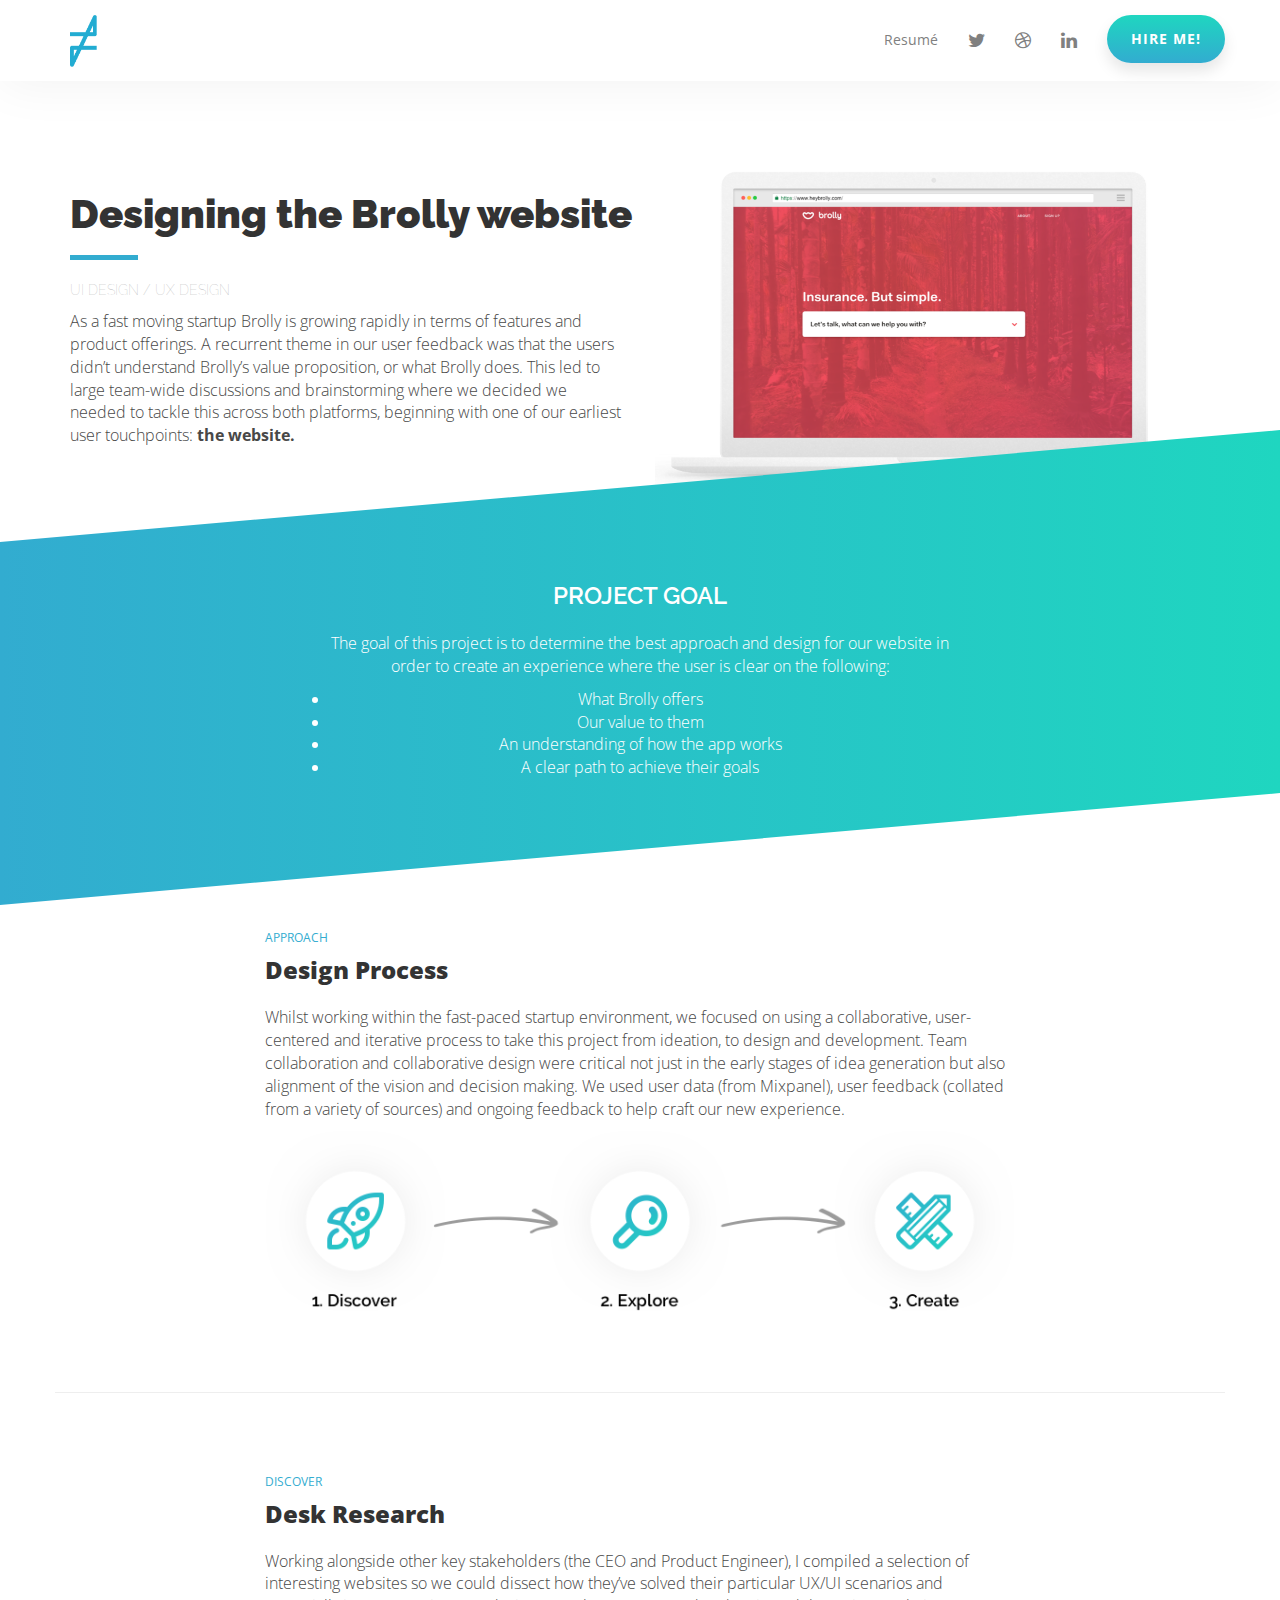
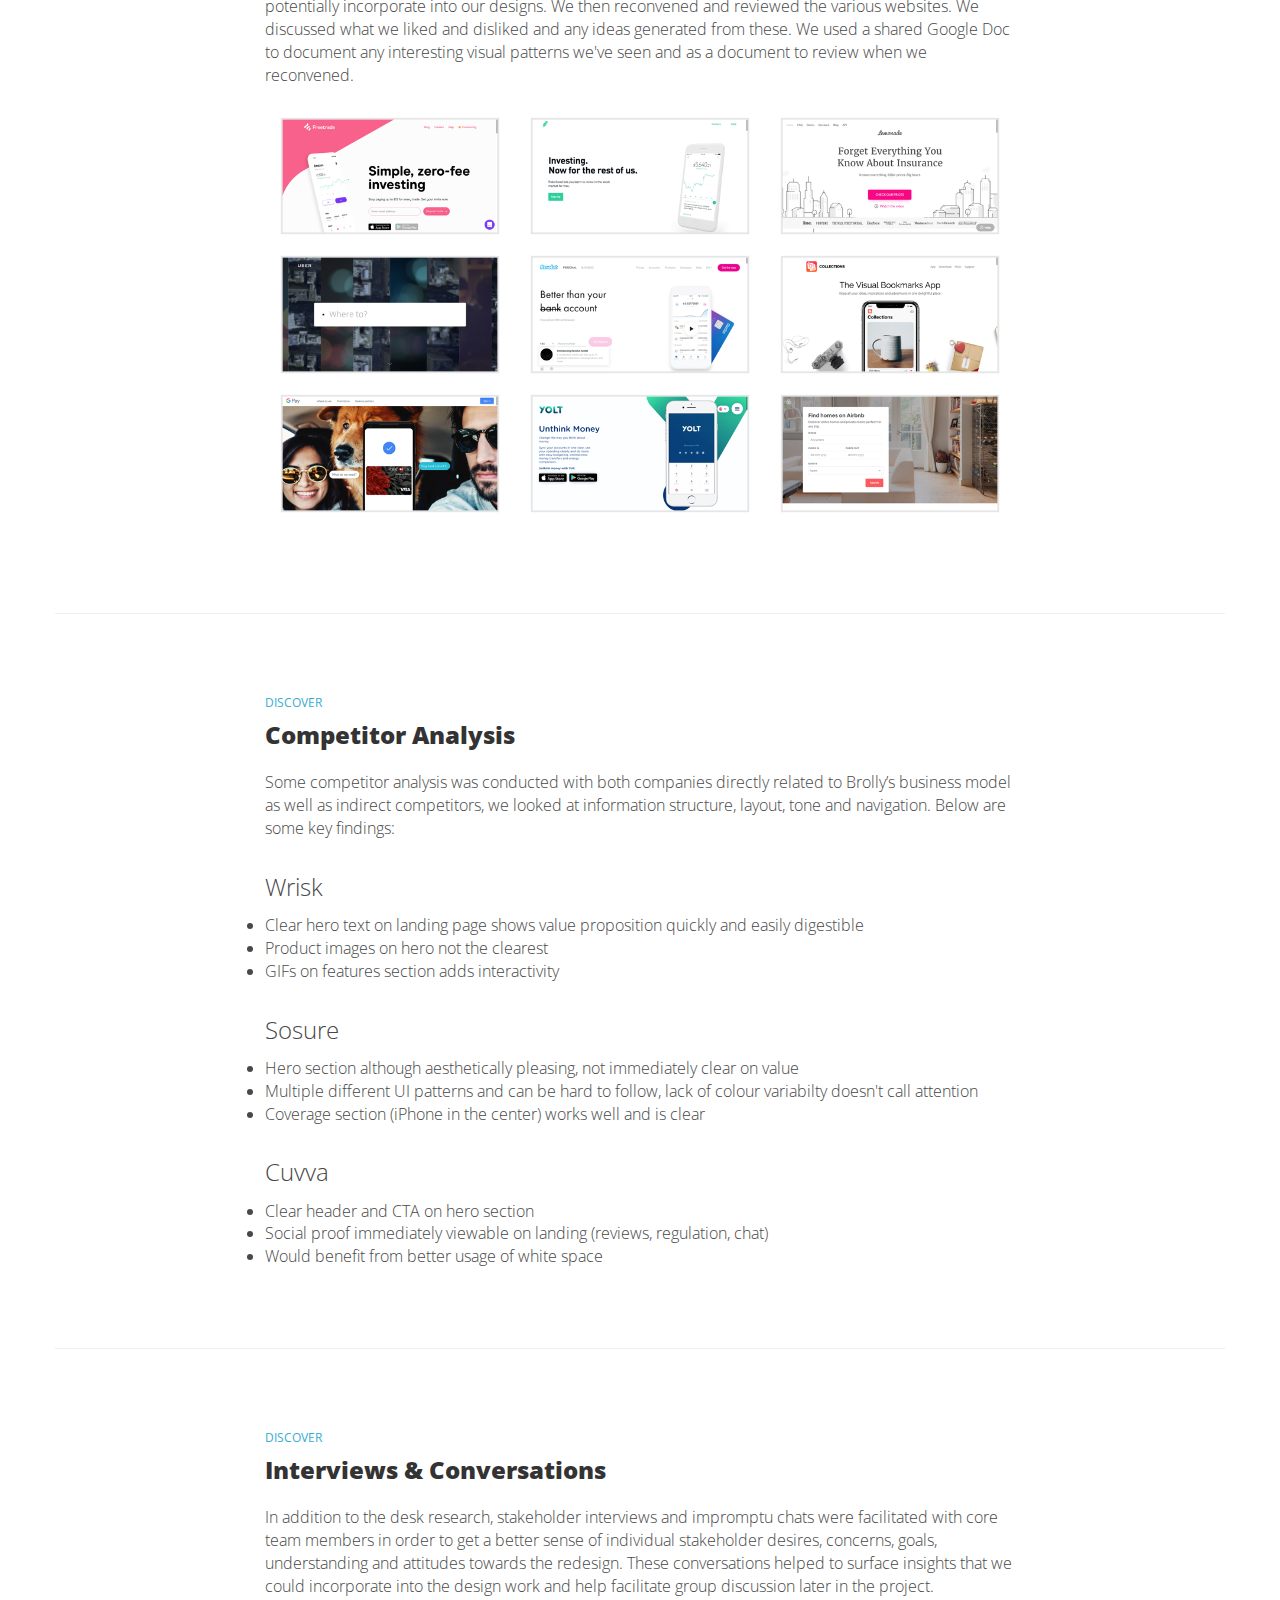
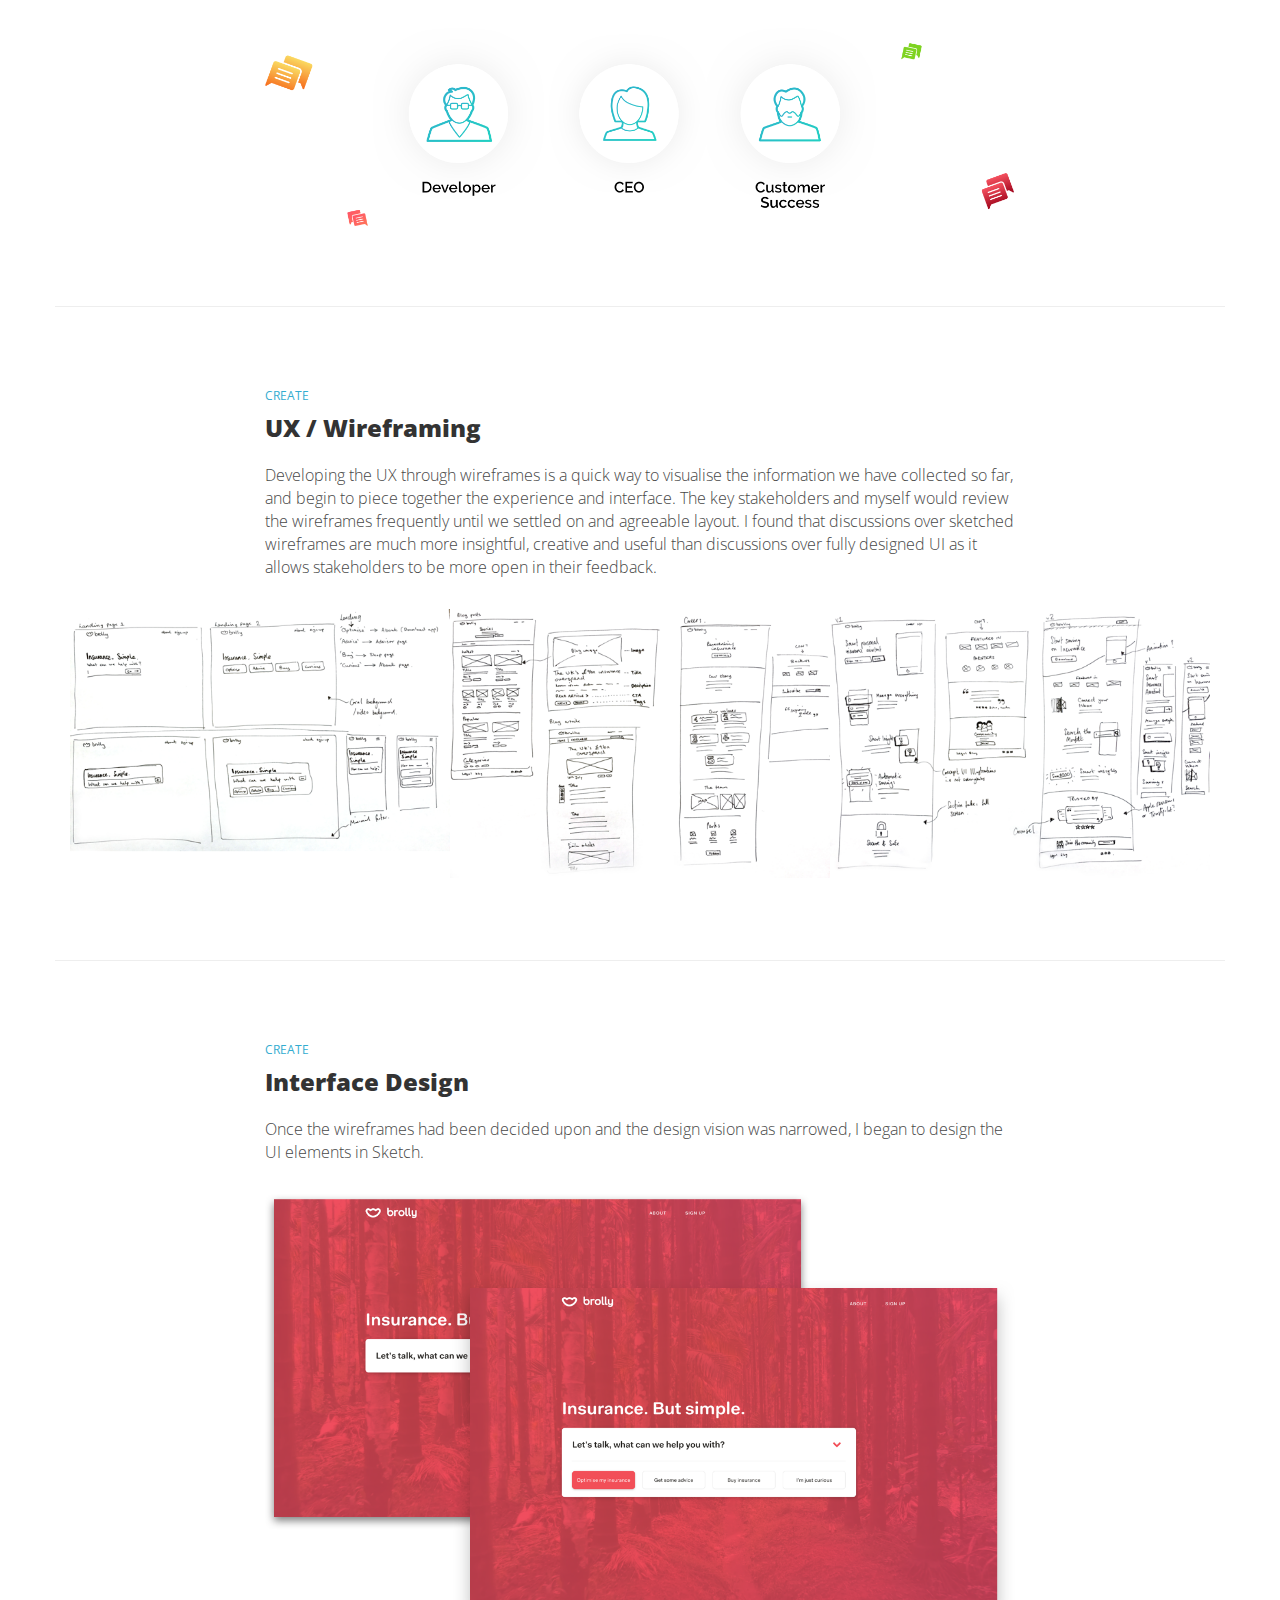
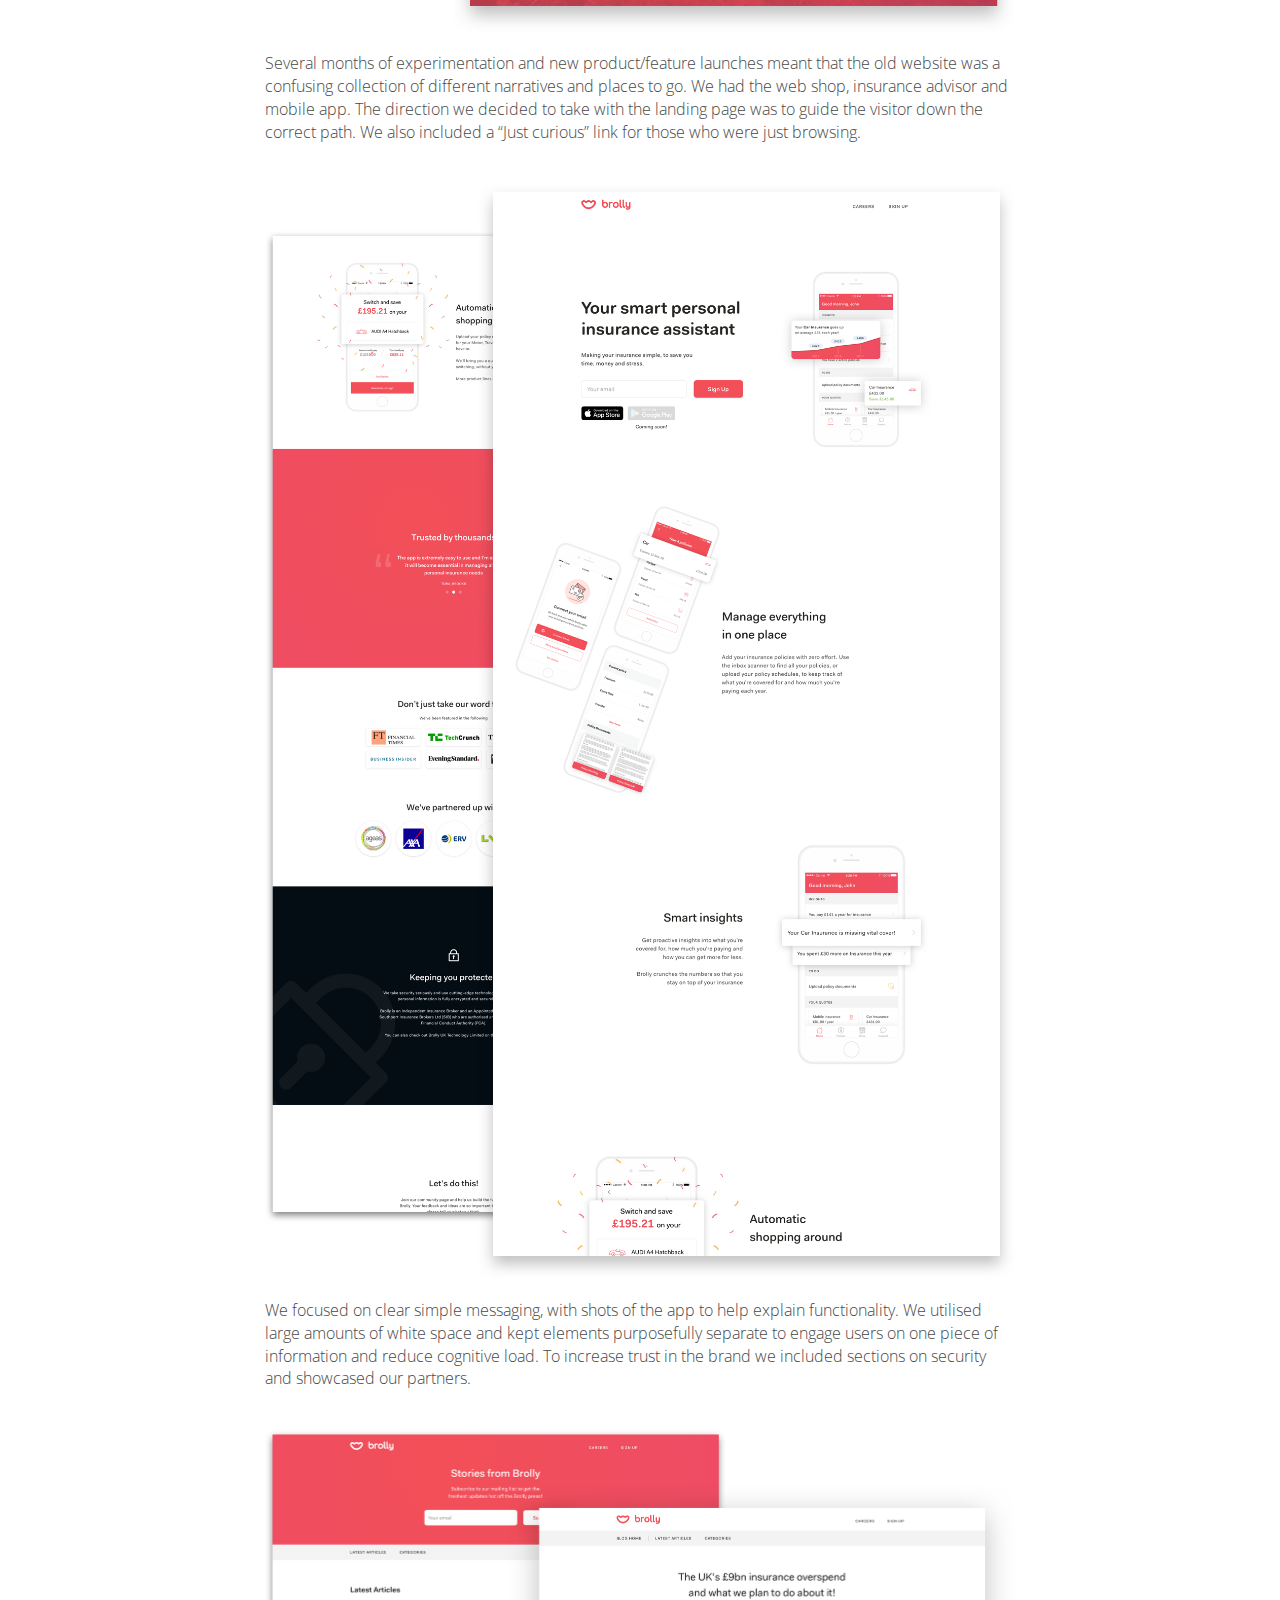
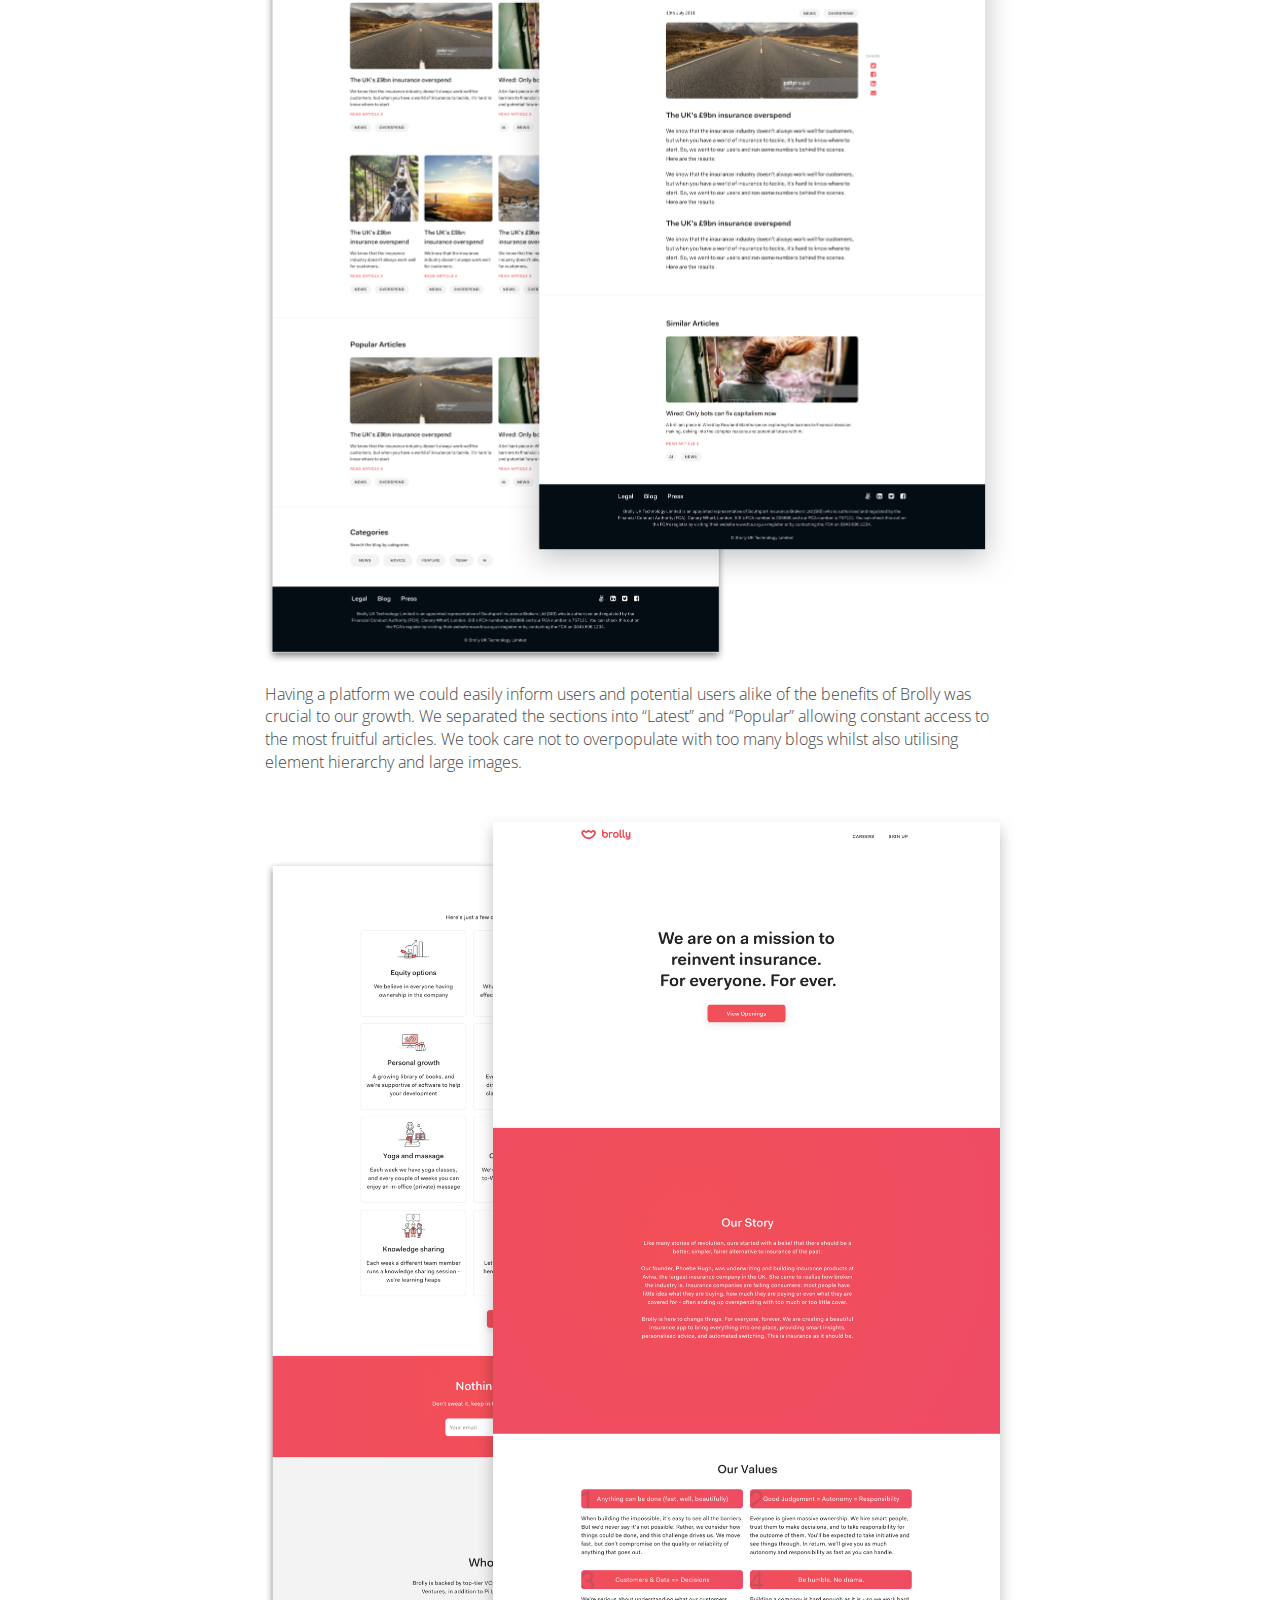
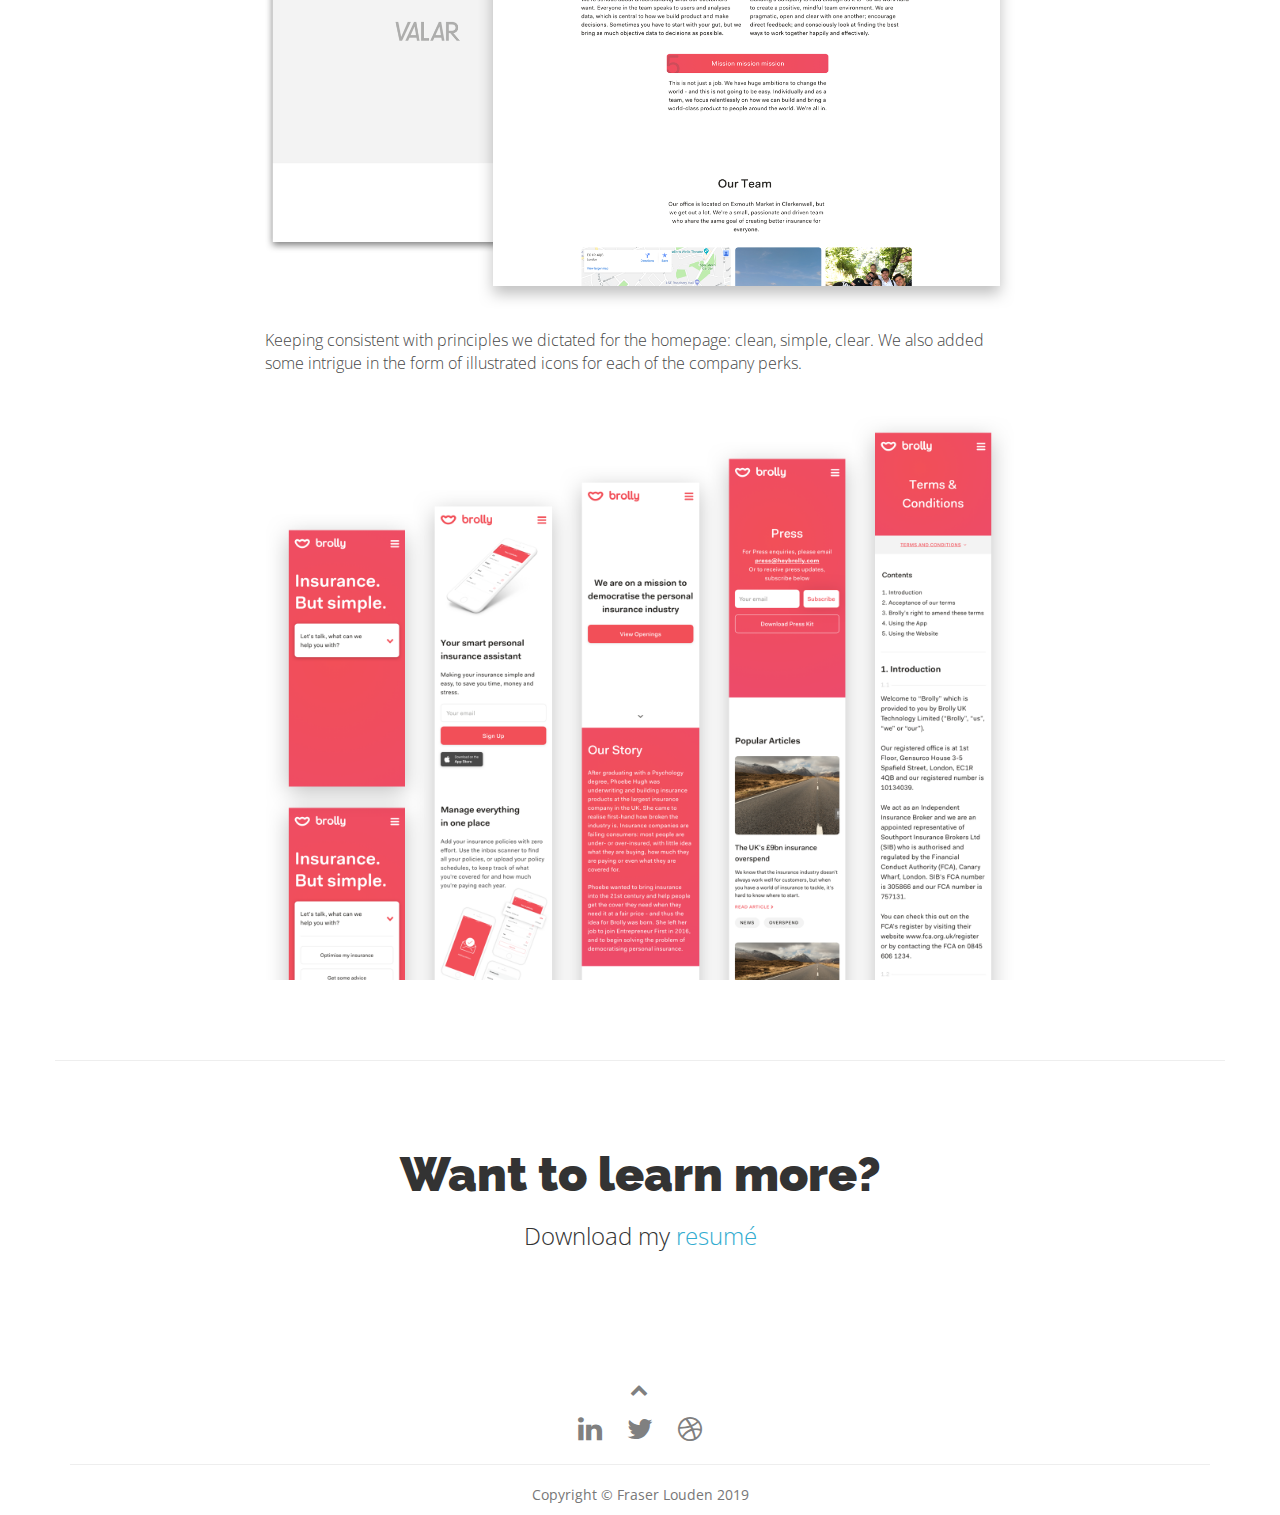
<file: brolly-website.html>
<!DOCTYPE html>
<html lang="en">
   
    <head>
        <title>Brolly Website | Fraser Louden - UI/UX Designer | London </title>
        <meta charset="utf-8">
        <meta name= "viewport" content="width=device-width, initial-scale = 1.0">
        <meta name="description" content="I help businesses use design to grow and gain competitive advantages. Some areas of my expertise are custom UX/UI Design, Prototyping, Branding and User Research">
        <meta name="keywords" content="digital design, UX, UI London, iPhone apps, iPad apps, user experience design, interface design">
        <meta name="robots" content="index, follow">
        <meta name="author" content="Fraser Louden">
        <link rel="shortcut icon" type="image/x-icon" href="img/icons/favicon.ico">
        <!-- Stylesheets -->
        <link rel="stylesheet" href="css/lightbox.css">
        <link rel="stylesheet" href="css/bootstrap.css">
        <link rel="stylesheet" href="css/font-awesome.min.css">
        <link rel="stylesheet" href="css/custom.css">
        <link href="https://fonts.googleapis.com/css?family=Open+Sans:300,400,700|Raleway:100,300,900" rel="stylesheet">
        <!-- HTML5 Shim and Respond.js IE8 support of HTML5 elements and media queries -->
        <!-- WARNING: Respond.js doesn't work if you view the page via file:// -->
        <!--[if lt IE 9]>
        <script src = "https://oss.maxcdn.com/libs/html5shiv/3.7.0/html5shiv.js"></script>
        <script src = "https://oss.maxcdn.com/libs/respond.js/1.3.0/respond.min.js"></script>
        <![endif]-->
     </head>
   
   <body>
          
	<nav class="navbar navbar-default navbar-static-top">

      <div class="container">
          <div class="navbar-header">
            <button type="button" class="navbar-toggle collapsed" data-toggle="collapse" data-target="#navbar2">
              <span class="sr-only">Toggle navigation</span>
                <span class="icon-bar"></span>
                <span class="icon-bar"></span>
                <span class="icon-bar"></span>
            </button>
        
          <a class="navbar-brand" href="http://fraserlouden.com"><img src="img/logo.png" alt="Fraser Louden">
          </a>
          </div>

       <!-- menu items -->
        <div id="navbar2" class="navbar-collapse collapse">
       
            <!-- social media icons -->
            <ul class="nav navbar-nav navbar-right social">
                <li><a href="Fraser Louden CV.pdf" target="_blank"><p>Resumé</p></a></li>
                <li><a href="https://twitter.com/FraserLouden" target="_blank"><i class="fa fa-lg fa-twitter"></i></a></li>
                <li><a href="https://dribbble.com/fraserlouden" target="_blank"><i class="fa fa-lg fa-dribbble"></i></a></li>
                <li><a href="https://uk.linkedin.com/in/fraser-louden-56337b47" target="_blank"><i class="fa fa-lg fa-linkedin"></i></a></li>
                <li><p class="navbar-btn"><a href="mailto:design@fraserlouden.com?Subject=Let's%20talk" class="btn btn-cta">Hire Me!</a></p></li>
            </ul>

            

        </div>
      <!--/.nav-collapse -->
      </div>
    <!--/.container-fluid -->
  </nav>
    
  <div class="container">

            <div class="row">
              <div class="col-lg-12 col-md-8">
                <h1 class="projectheader">Designing the Brolly website</h1>
              </div>
            </div>

            <div class="row">
              <div class="col-xs-1">
                <hr class="underline"></hr>
              </div>
            </div>

            <div class="row">
              <div class="col-xs-12">
                <h3 class="projectsubheader">UI Design / UX Design</h3>
              </div>
            </div>

      <div class="row">
      
        <div class="col-md-6 col-xs-12">
          <p class="project-text">
            As a fast moving startup Brolly is growing rapidly in terms of features and product offerings. 
            A recurrent theme in our user feedback was that the users didn’t understand Brolly’s value 
            proposition, or what Brolly does. This led to large team-wide discussions and brainstorming 
            where we decided we needed to tackle this across both platforms, beginning with one of our 
            earliest user touchpoints: <b>the website.</b>

          </p>       
        </div>

        <div class="col-md-6 col-xs-12">
          <img src="img/brolly_website1.png" class="pull-right img-responsive project-hero">
        </div>

      </div>

     </div>


    <!--Second Row -->
    <section class="skewed-bg">
      <div class="container skewed-content">

        <div class="row center-width center-block">
      
          <div class="col-md-12">

            
              <h2>PROJECT GOAL</h2>
            

                
                  <p class="project-text">
                    The goal of this project is to determine the best approach and design for our website in order to create an experience where the user is clear on the following:
                  </p>
                  <li>What Brolly offers</li>
                  <li>Our value to them</li>
                  <li>An understanding of how the app works</li>
                  <li>A clear path to achieve their goals</li>
                  
                

          
          </div>
        </div>
      </div>
    </section>
    <!--/Second Row -->


    <!--Fourth Row -->
    <div class="container bottom-line">
        <div class="row margin-40">
            
                <div class="col-md-8 col-md-offset-2 col-sm-12 small-header text-left">
                   <p style="margin-bottom: -24px">APPROACH</p>
                </div>
            
          <div class="col-md-8 col-md-offset-2 col-sm-12 text-left">
            <h2>Design Process</h2>
              <p class="project-text">
                  Whilst working within the fast-paced startup environment, we focused on using a collaborative, user-centered and iterative process to take this project from ideation, to design and development. Team collaboration and collaborative design were critical not just in the early stages of idea generation but also alignment of the vision and decision making. We used user data (from Mixpanel), user feedback (collated from a variety of sources) and ongoing feedback to help craft our new experience.
              </p> 
          </div>

          <div class="col-md-8 col-md-offset-2 col-sm-12">
              <img src="img/designprocess.png" class="center-block img-responsive">
          </div>
        </div>
      </div>
    <!--/Fourth Row -->

    <!--Fifth Row -->
    <div class="container bottom-line">
        <div class="row margin-40">
            
                <div class="col-md-8 col-md-offset-2 col-sm-12 small-header text-left">
                   <p style="margin-bottom: -24px">DISCOVER</p>
                </div>
            
          <div class="col-md-8 col-md-offset-2 col-sm-12 text-left" style="margin-bottom: 20px">
            <h2>Desk Research</h2>
              <p class="project-text">
                  Working alongside other key stakeholders (the CEO and Product Engineer), I compiled a selection of interesting websites so we could dissect how they’ve solved their particular UX/UI scenarios and potentially incorporate into our designs. We then reconvened and reviewed the various websites. We discussed what we liked and disliked and any ideas generated from these. We used a shared Google Doc to document any interesting visual patterns we've seen and as a document to review when we reconvened.
              </p> 
          </div>
          <div class="col-md-8 col-md-offset-2 col-sm-12">
              <div class="col-md-4 col-xs-6">
                  <img src="img/screenshot1.png" style="margin-bottom: 20px" alt="Screenshot" class="img-responsive">
              </div>
              <div class="col-md-4 col-xs-6">
                  <img src="img/screenshot2.png" style="margin-bottom: 20px" alt="Screenshot" class="img-responsive">
              </div>
              <div class="col-md-4 col-xs-6">
                  <img src="img/screenshot3.png" style="margin-bottom: 20px" alt="Screenshot" class="img-responsive">
              </div>
              <div class="col-md-4 col-xs-6">
                  <img src="img/screenshot4.png" style="margin-bottom: 20px" alt="Screenshot" class="img-responsive">
              </div>
              <div class="col-md-4 col-xs-6">
                  <img src="img/screenshot5.png" style="margin-bottom: 20px" alt="Screenshot" class="img-responsive">
              </div>
              <div class="col-md-4 col-xs-6">
                  <img src="img/screenshot6.png" style="margin-bottom: 20px" alt="Screenshot" class="img-responsive">
              </div>
              <div class="col-md-4 col-xs-6">
                  <img src="img/screenshot7.png" style="margin-bottom: 20px" alt="Screenshot" class="img-responsive">
              </div>
              <div class="col-md-4 col-xs-6">
                  <img src="img/screenshot8.png" style="margin-bottom: 20px" alt="Screenshot" class="img-responsive">
              </div>
              <div class="col-md-4 col-xs-6">
                  <img src="img/screenshot9.png" style="margin-bottom: 20px" alt="Screenshot" class="img-responsive">
              </div>
        </div>
      </div>
      </div>
    <!--/Fifth Row -->

    <!--Sixth Row -->
    <div class="container bottom-line">
        <div class="row margin-40">
            
                <div class="col-md-8 col-md-offset-2 col-sm-12 small-header text-left">
                   <p style="margin-bottom: -24px">DISCOVER</p>
                </div>
            
          <div class="col-md-8 col-md-offset-2 col-sm-12 text-left">
            <h2>Competitor Analysis</h2>
              <p class="project-text">
                  Some competitor analysis was conducted with both companies directly related to Brolly’s business model as well as indirect competitors, we looked at information structure, layout, tone and navigation. Below are some key findings:
              </p> 
              <h3 style="margin-top: 30px"><a href="https://www.wrisk.co">Wrisk</a></h3>
              <li class="project-text">Clear hero text on landing page shows value proposition quickly and easily digestible</li>
              <li class="project-text">Product images on hero not the clearest</li>
              <li class="project-text">GIFs on features section adds interactivity</li>

              <h3 style="margin-top: 30px"><a href="https://www.wearesosure.com">Sosure</a></h3>
              <li class="project-text">Hero section although aesthetically pleasing, not immediately clear on value</li>
              <li class="project-text">Multiple different UI patterns and can be hard to follow, lack of colour variabilty doesn't call attention</li>
              <li class="project-text">Coverage section (iPhone in the center) works well and is clear</li>

              <h3 style="margin-top: 30px"><a href="https://www.cuvva.com">Cuvva</a></h3>
              <li class="project-text">Clear header and CTA on hero section</li>
              <li class="project-text">Social proof immediately viewable on landing (reviews, regulation, chat)</li>
              <li class="project-text">Would benefit from better usage of white space</li>
                  
          </div>
        </div>
      </div>
    <!--/Sixth Row -->

        <!--Seventh Row -->
        <div class="container bottom-line">
            <div class="row margin-40">
                
                    <div class="col-md-8 col-md-offset-2 col-sm-12 small-header text-left">
                       <p style="margin-bottom: -24px">DISCOVER</p>
                    </div>
                
              <div class="col-md-8 col-md-offset-2 col-sm-12 text-left" style="margin-bottom: 20px">
                <h2>Interviews & Conversations</h2>
                  <p class="project-text">
                      In addition to the desk research, stakeholder interviews and impromptu chats were facilitated with core team members in order to get a better sense of individual stakeholder desires, concerns, goals, understanding and attitudes towards the redesign. These conversations helped to surface insights that we could incorporate into the design work and help facilitate group discussion later in the project.
                  </p> 
              </div>
    
              <div class="col-md-8 col-md-offset-2 col-sm-12">
                  <img src="img/conversations.png" class="center-block img-responsive">
              </div>
            </div>
          </div>
        <!--/Seventh Row -->

        <!--Eighth Row -->
        <div class="container bottom-line">
            <div class="row margin-40">
                
                    <div class="col-md-8 col-md-offset-2 col-sm-12 small-header text-left">
                       <p style="margin-bottom: -24px">CREATE</p>
                    </div>
                
              <div class="col-md-8 col-md-offset-2 col-sm-12 text-left" style="margin-bottom: 20px">
                <h2>UX / Wireframing</h2>
                  <p class="project-text">
                      Developing the UX through wireframes is a quick way to visualise the information we have collected so far, and begin to piece together the experience and interface. The key stakeholders and myself would review the wireframes frequently until we settled on and agreeable layout. I found that discussions over sketched wireframes are much more insightful, creative and useful than discussions over fully designed UI as it allows stakeholders to be more open in their feedback.
                  </p> 
              </div>
    
              <div class="col-sm-12">
                  <a href="img/brolly-website-wireframes.png" data-lightbox="brolly-website-wireframes"><img src="img/brolly-website-wireframes.png" class="center-block img-responsive"></a>
              </div>
            </div>
          </div>
        <!--/Eighth Row -->

                <!--Ninth Row -->
                <div class="container bottom-line">
                    <div class="row margin-40">
                        
                            <div class="col-md-8 col-md-offset-2 col-sm-12 small-header text-left">
                               <p style="margin-bottom: -24px">CREATE</p>
                            </div>
                        
                      <div class="col-md-8 col-md-offset-2 col-sm-12 text-left" style="margin-bottom: 20px">
                        <h2>Interface Design</h2>
                          <p class="project-text">
                              Once the wireframes had been decided upon and the design vision was narrowed, I began to design the UI elements in Sketch.
                          </p> 
                      </div>

                      
                          <div class="col-md-8 col-md-offset-2 col-sm-12">
                              <a href="img/brolly-w-1.png" data-lightbox="brolly-w-1"><img src="img/brolly-w-1.png" class="img-responsive"></div></a>
                          <div class="col-md-8 col-md-offset-2 col-sm-12"><p class="project-text" style="margin: 20px 0px 40px 0px">Several months of experimentation and new product/feature launches meant that the old website was a confusing collection of different narratives and places to go. We had the web shop, insurance advisor and mobile app. The direction we decided to take with the landing page was to guide the visitor down the correct path. We also included a “Just curious” link for those who were just browsing.
                            </p></div>
                      

                      
                          <div class="col-md-8 col-md-offset-2 col-sm-12">
                              <a href="img/brolly-w-2.png" data-lightbox="brolly-w-2"><img src="img/brolly-w-2.png" class="img-responsive"></div></a>
                              <div class="col-md-8 col-md-offset-2 col-sm-12"><p class="project-text" style="margin: 20px 0px 40px 0px">We focused on clear simple messaging, with shots of the app to help explain functionality. We utilised large amounts of white space and kept elements purposefully separate to engage users on one piece of information and reduce cognitive load. To increase trust in the brand we included sections on security and showcased our partners.
                                </p></div>
                

                  
                          <div class="col-md-8 col-md-offset-2 col-sm-12">
                              <a href="img/brolly-w-3.png" data-lightbox="brolly-w-3"><img src="img/brolly-w-3.png" class="img-responsive"></div></a>
                              <div class="col-md-8 col-md-offset-2 col-sm-12"><p class="project-text" style="margin: 20px 0px 40px 0px">Having a platform we could easily inform users and potential users alike of the benefits of Brolly was crucial to our growth. We separated the sections into “Latest” and “Popular” allowing constant access to the most fruitful articles. We took care not to overpopulate with too many blogs whilst also utilising element hierarchy and large images.
                                </p></div>

                                <div class="col-md-8 col-md-offset-2 col-sm-12">
                                    <a href="img/brolly-w-5.png" data-lightbox="brolly-w-5"><img src="img/brolly-w-5.png" class="img-responsive"></div></a>
                                    <div class="col-md-8 col-md-offset-2 col-sm-12"><p class="project-text" style="margin: 20px 0px 40px 0px">Keeping consistent with principles we dictated for the homepage: clean, simple, clear. We also added some intrigue in the form of illustrated icons for each of the company perks.
                                      </p></div>
                 

                      
                          <div class="col-md-8 col-md-offset-2 col-sm-12">
                              <a href="img/brolly-w-4.png" data-lightbox="brolly-w-4"><img src="img/brolly-w-4.png" class="img-responsive"></div></a>
                              
                     
            
                      
                    </div>
                  </div>
                <!--/Ninth Row -->

                        <!--Eighth Row -->
        <div class="container services margin-40">
            <div class="row">
                
                
              <div class="col-md-8 col-md-offset-2 col-sm-12 text-center">
                <h1 class="header">Want to learn more?</h1>
                  <h3>Download my <a href="Fraser Louden CV.pdf" style="color: #32ACD0" target="_blank">resumé</a></h3>
              </div>
    

            </div>
          </div>
        <!--/Eighth Row -->

        

    
        
  



      
        <footer>
            <div class="container">
               <div class="row">
                  <div class="col-lg-12 text-center">
                     <a id="to-top" href="#top" class="btn btn-dark btn-lg"><i class="fa fa-chevron-up fa-fw fa-1x"></i></a>
                     <ul class="list-inline">
                        <li>
                           <a href="https://uk.linkedin.com/in/fraser-louden-56337b47" target="_blank"><i class="fa fa-linkedin fa-fw fa-2x"></i></a>
                        </li>
                        <li>
                           <a href="https://twitter.com/FraserLouden" target="_blank"><i class="fa fa-twitter fa-fw fa-2x"></i></a>
                        </li>
                      
                        <li>
                           <a href="https://dribbble.com/fraserlouden" target="_blank"><i class="fa fa-fw fa-dribbble fa-2x"></i></a>
                        </li>
                     </ul>
                     <hr class="small">
                     <p class="text-muted">Copyright &copy; Fraser Louden 2019</p>
                  </div>
               </div>
            </div>
         </footer>

        
	
	


      <!-- Bootstrap core JavaScript
    ================================================== -->
    <!-- Placed at the end of the document so the pages load faster -->
    <script src="https://ajax.googleapis.com/ajax/libs/jquery/3.3.1/jquery.min.js"></script>
    <script src="js/lightbox.js"></script>
    <script src="js/bootstrap.js"></script>
    <script src="js/jquery.shuffle.min.js"></script>
	 <script src="js/custom.js"></script>
   <!-- Google Analytics -->
    <script>
  (function(i,s,o,g,r,a,m){i['GoogleAnalyticsObject']=r;i[r]=i[r]||function(){
  (i[r].q=i[r].q||[]).push(arguments)},i[r].l=1*new Date();a=s.createElement(o),
  m=s.getElementsByTagName(o)[0];a.async=1;a.src=g;m.parentNode.insertBefore(a,m)
  })(window,document,'script','https://www.google-analytics.com/analytics.js','ga');

  ga('create', 'UA-53588639-1', 'auto');
  ga('send', 'pageview');

    </script>

   </body>

</html>
</file>
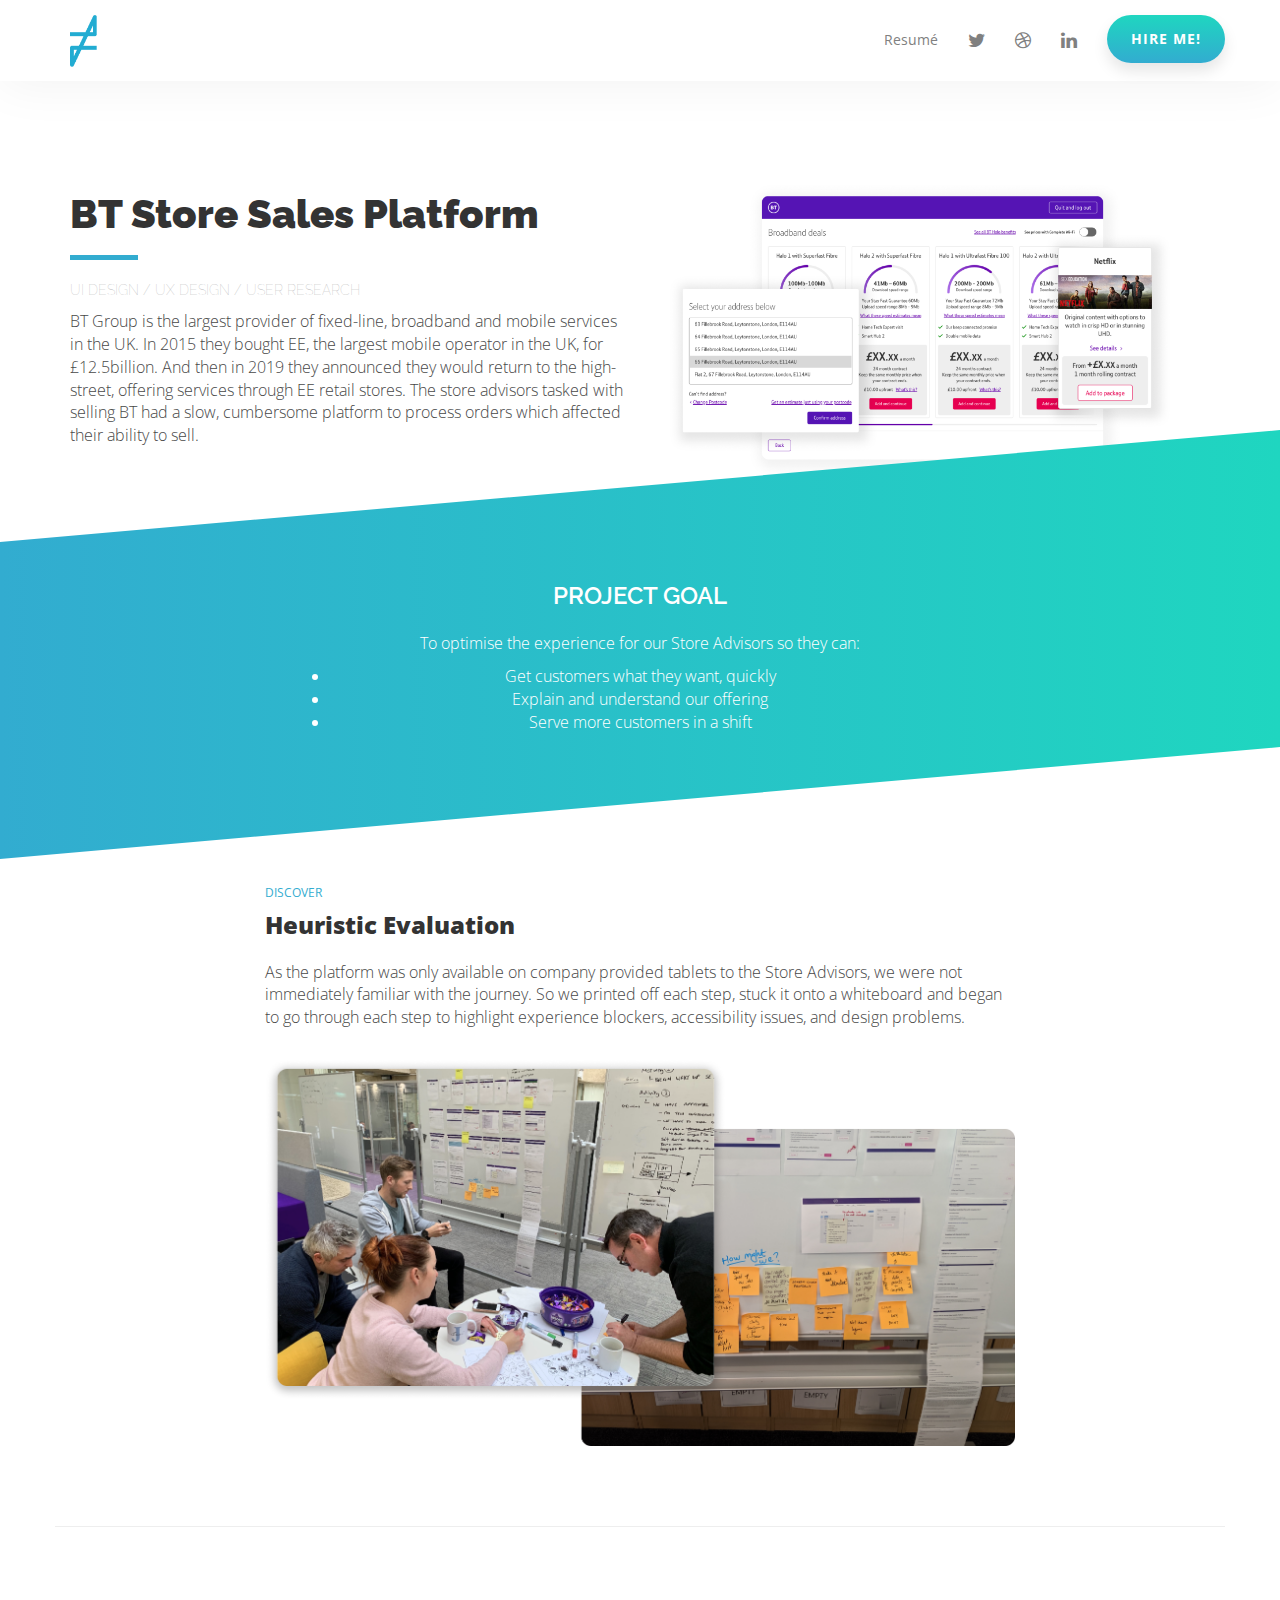
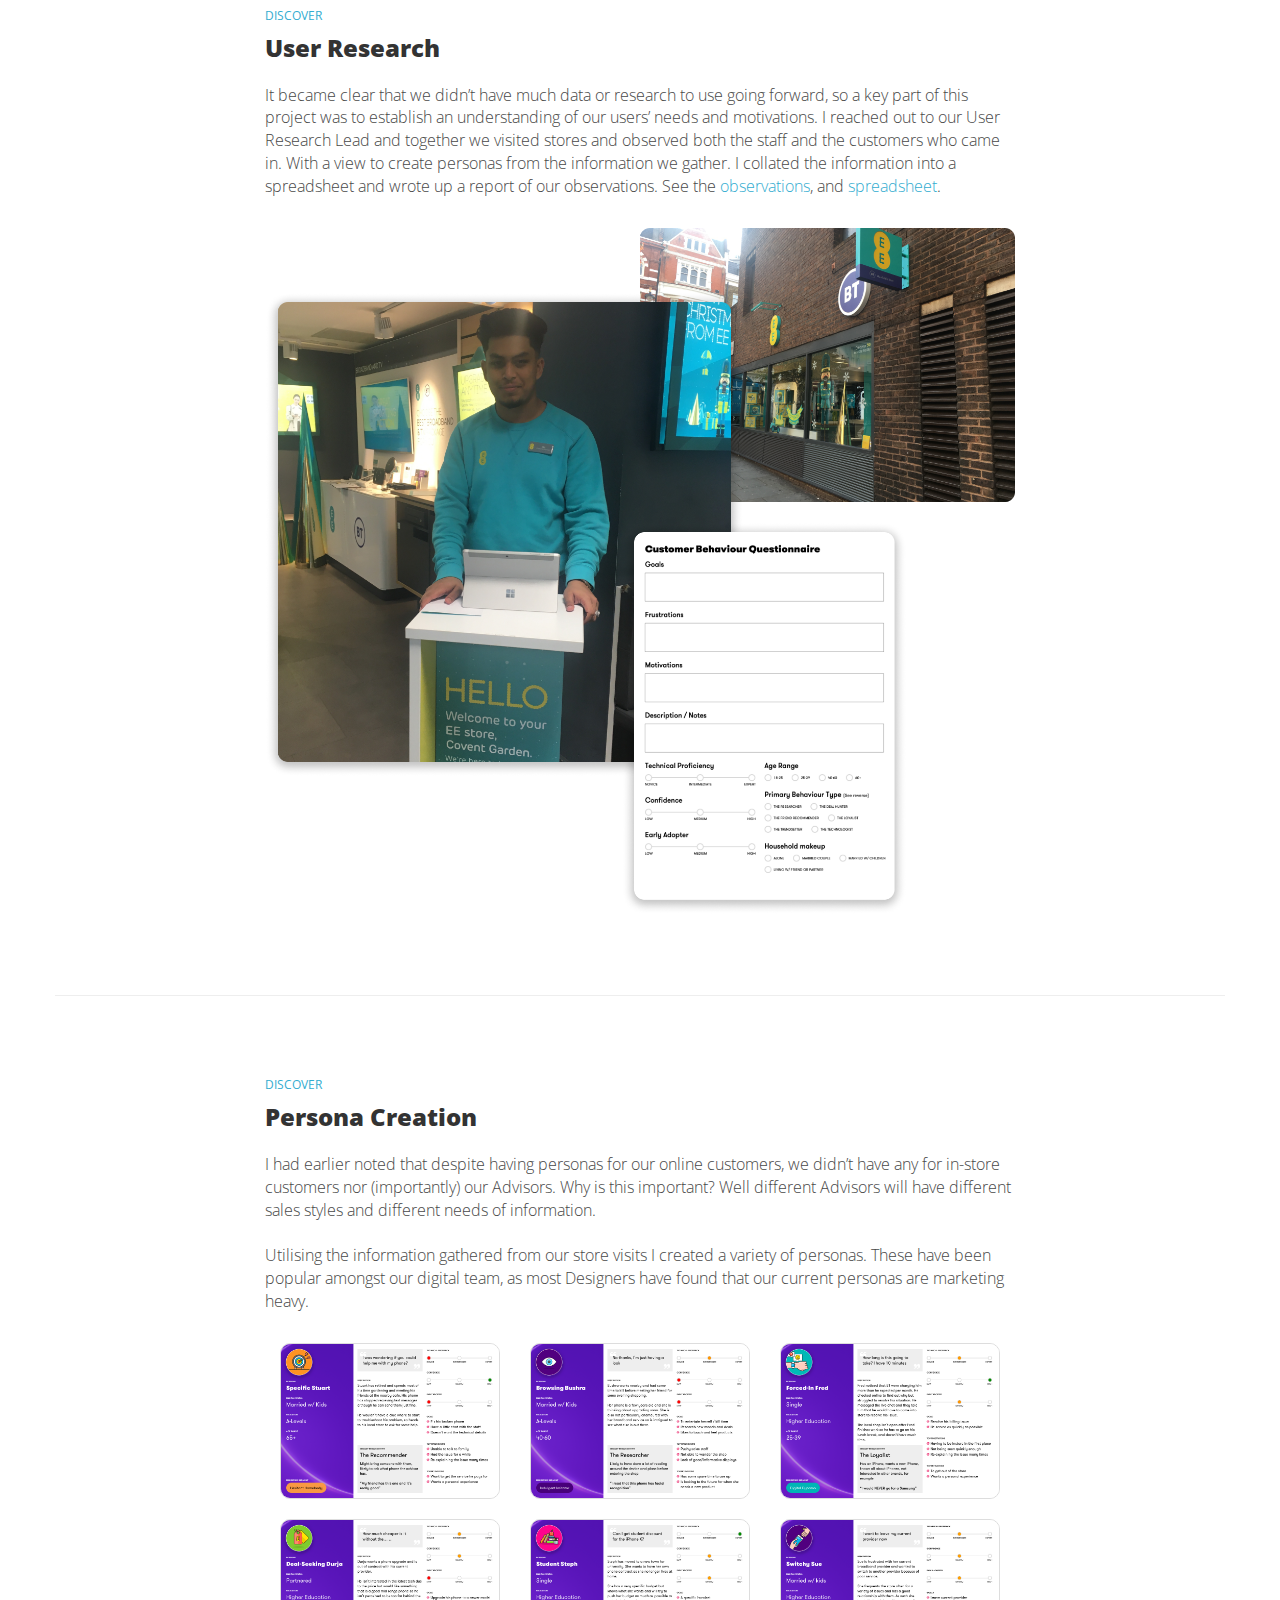
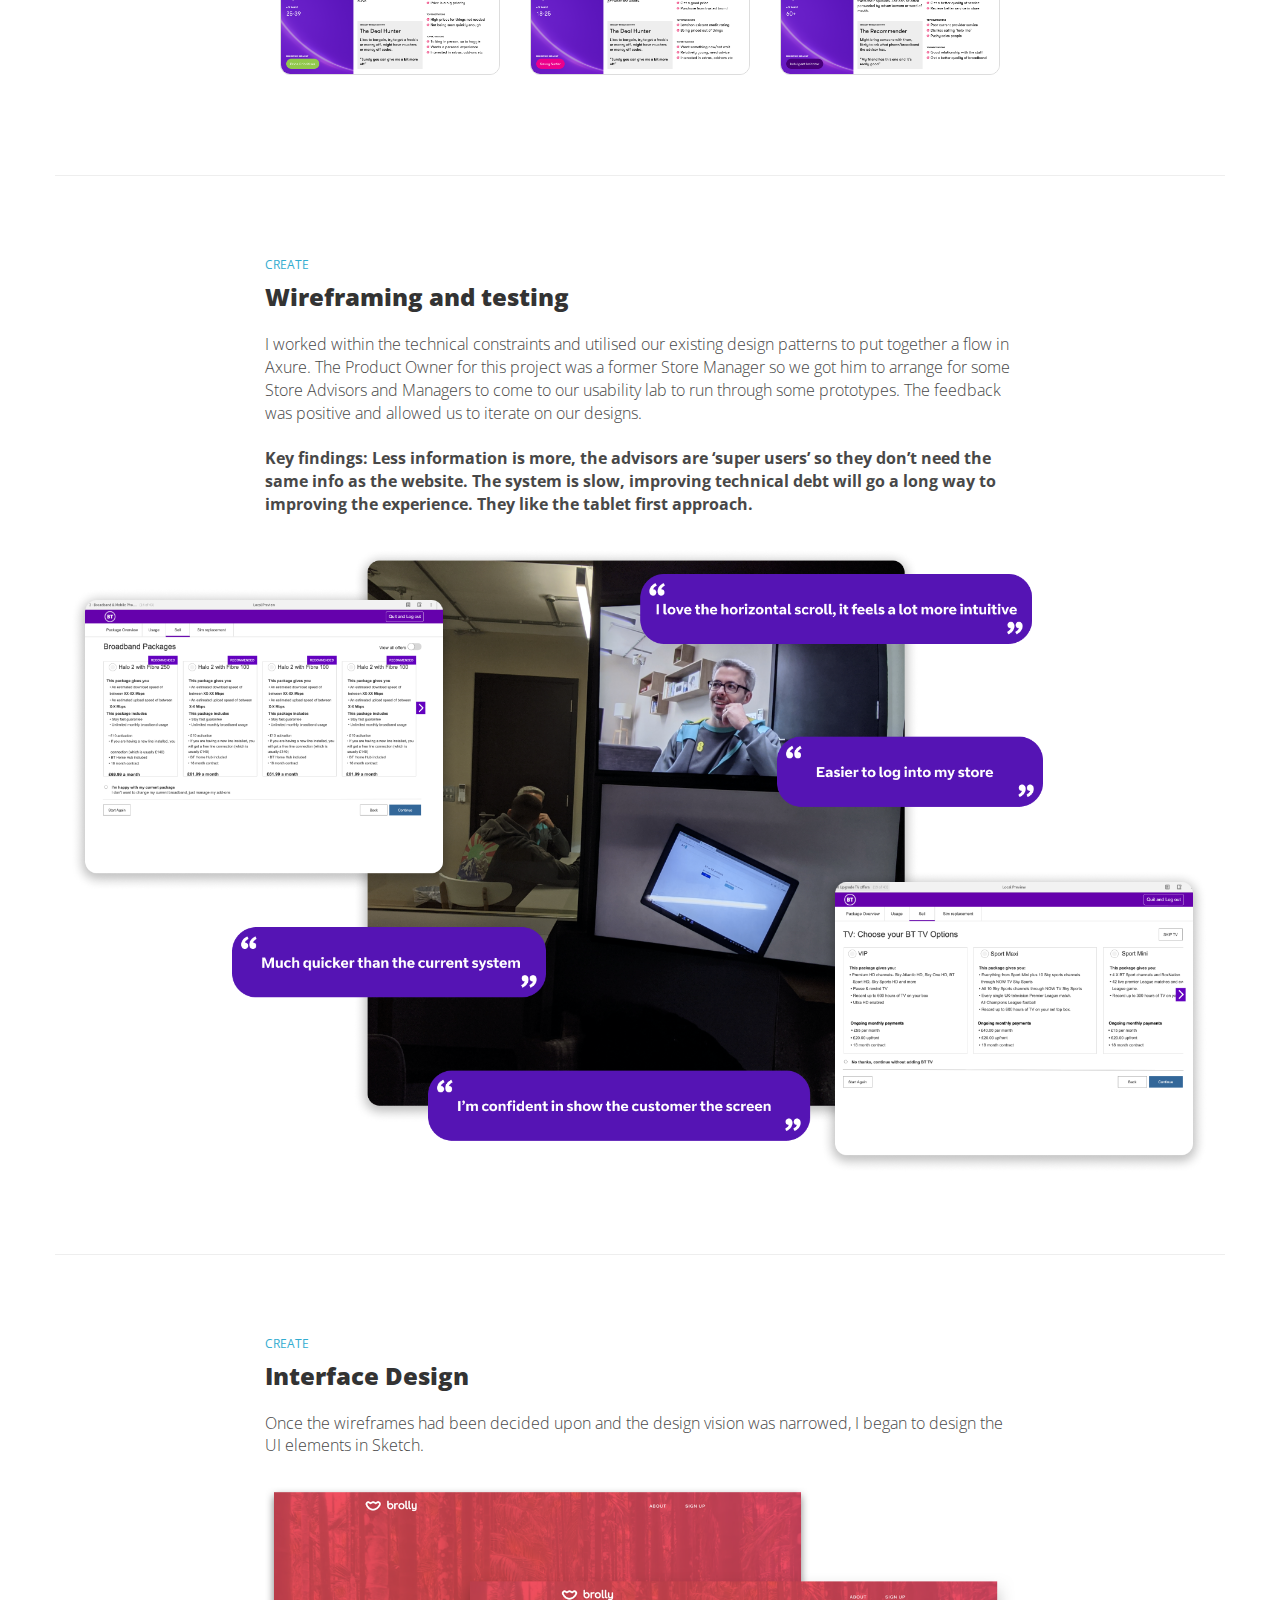
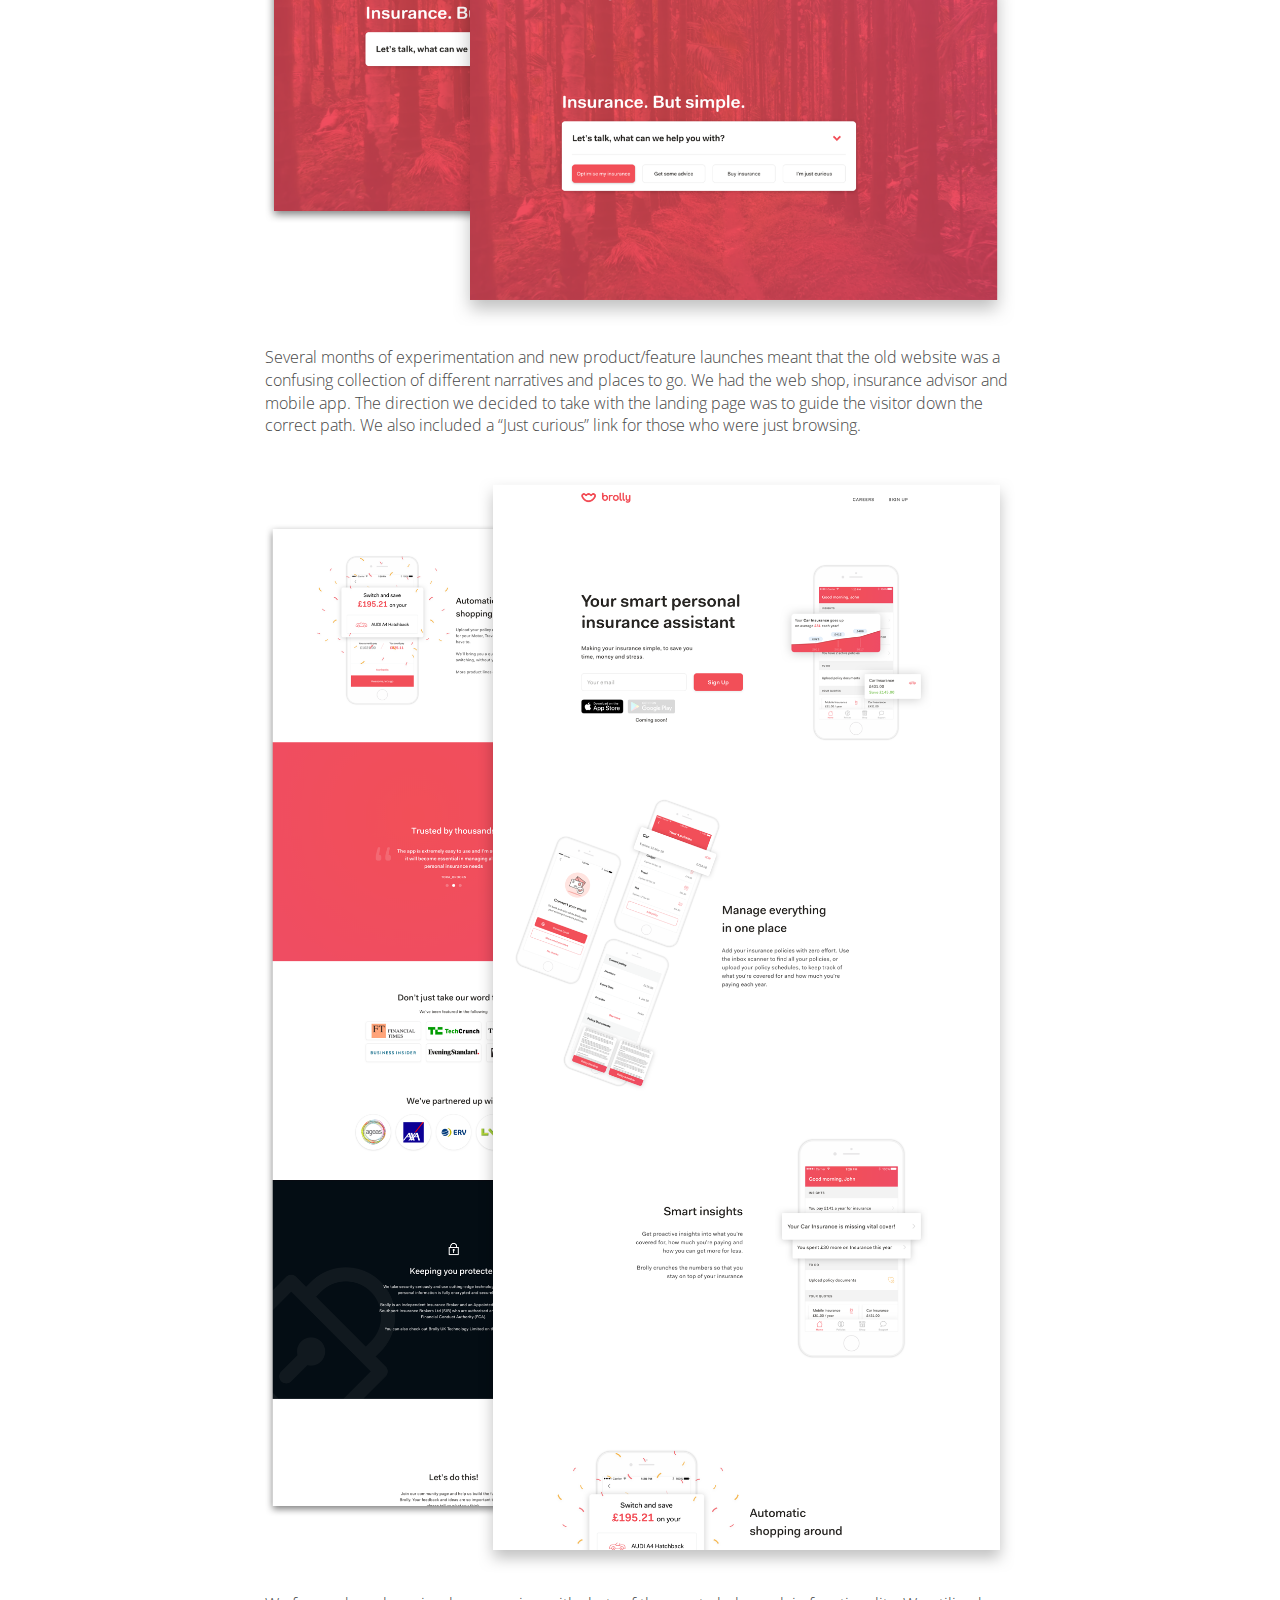
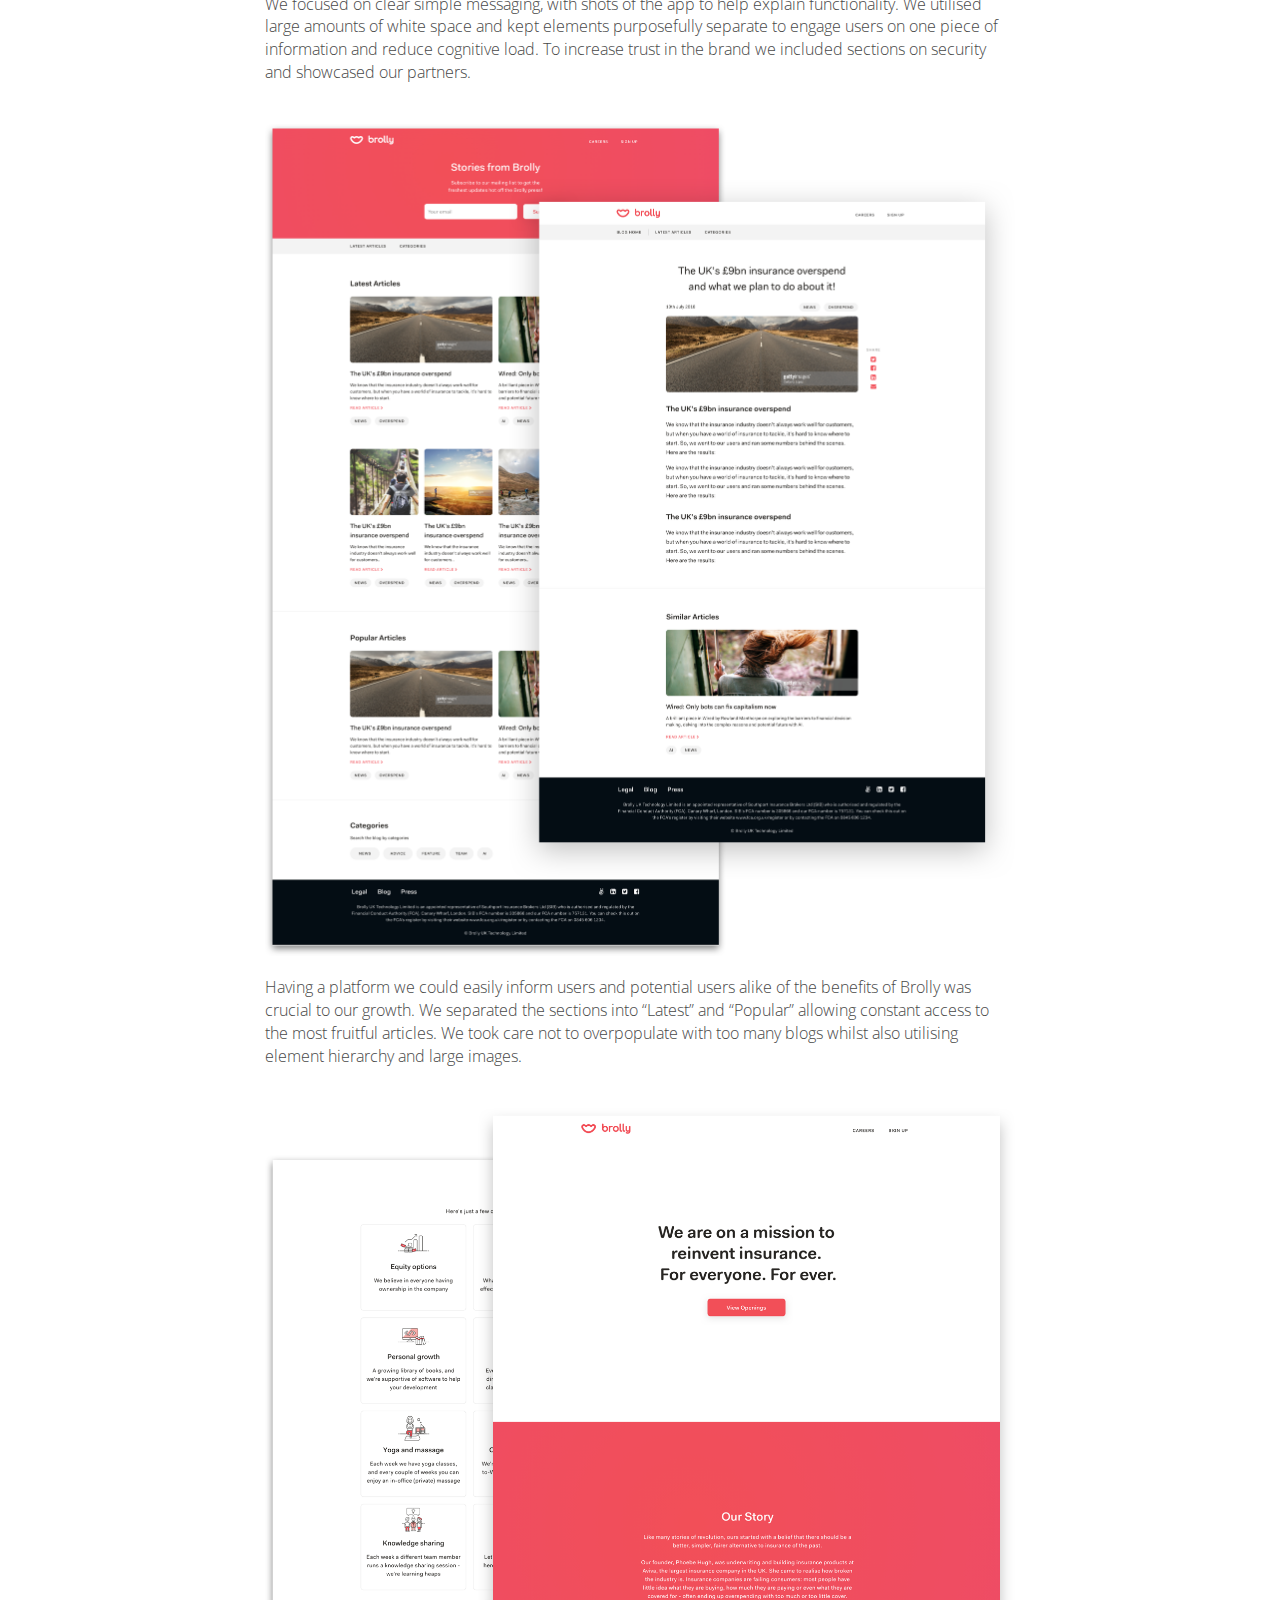
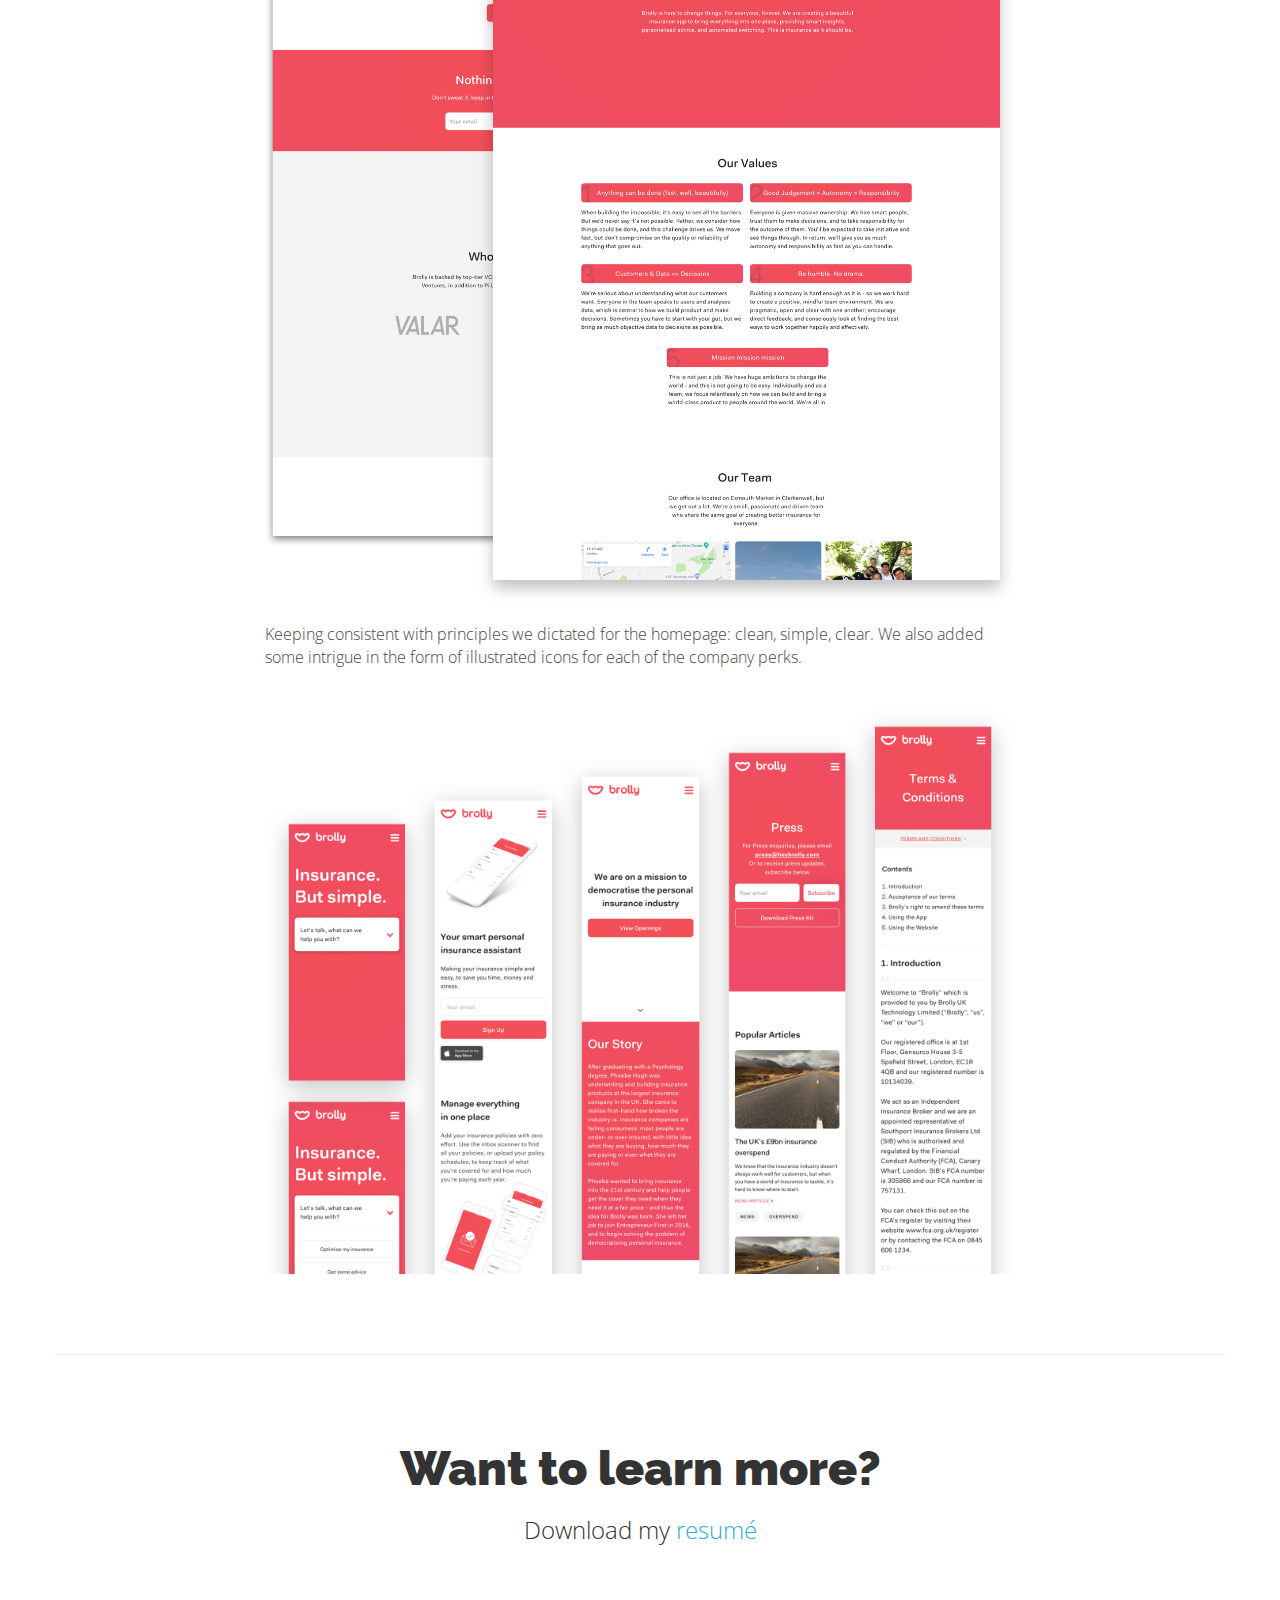
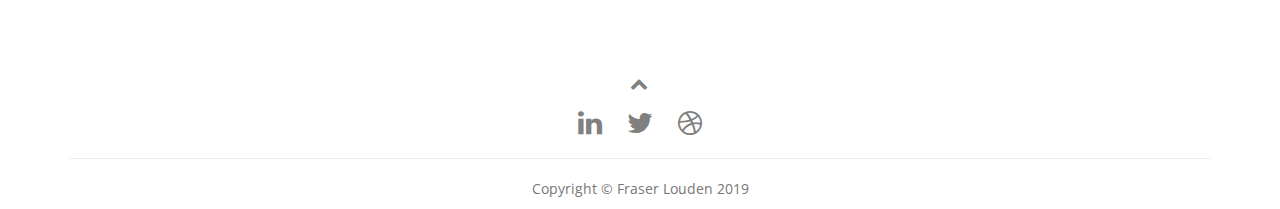
<file: bt.html>
<!DOCTYPE html>
<html lang="en">
   
    <head>
        <title>BT Store Sales Platform | Fraser Louden - UI/UX Designer | London </title>
        <meta charset="utf-8">
        <meta name= "viewport" content="width=device-width, initial-scale = 1.0">
        <meta name="description" content="I help businesses use design to grow and gain competitive advantages. Some areas of my expertise are custom UX/UI Design, Prototyping, Branding and User Research">
        <meta name="keywords" content="digital design, UX, UI London, iPhone apps, iPad apps, user experience design, interface design">
        <meta name="robots" content="index, follow">
        <meta name="author" content="Fraser Louden">
        <link rel="shortcut icon" type="image/x-icon" href="img/icons/favicon.ico">
        <!-- Stylesheets -->
        <link rel="stylesheet" href="css/lightbox.css">
        <link rel="stylesheet" href="css/bootstrap.css">
        <link rel="stylesheet" href="css/font-awesome.min.css">
        <link rel="stylesheet" href="css/custom.css">
        <link href="https://fonts.googleapis.com/css?family=Open+Sans:300,400,700|Raleway:100,300,900" rel="stylesheet">
        <!-- HTML5 Shim and Respond.js IE8 support of HTML5 elements and media queries -->
        <!-- WARNING: Respond.js doesn't work if you view the page via file:// -->
        <!--[if lt IE 9]>
        <script src = "https://oss.maxcdn.com/libs/html5shiv/3.7.0/html5shiv.js"></script>
        <script src = "https://oss.maxcdn.com/libs/respond.js/1.3.0/respond.min.js"></script>
        <![endif]-->
     </head>
   
   <body>
          
	<nav class="navbar navbar-default navbar-static-top">

      <div class="container">
          <div class="navbar-header">
            <button type="button" class="navbar-toggle collapsed" data-toggle="collapse" data-target="#navbar2">
              <span class="sr-only">Toggle navigation</span>
                <span class="icon-bar"></span>
                <span class="icon-bar"></span>
                <span class="icon-bar"></span>
            </button>
        
          <a class="navbar-brand" href="http://fraserlouden.com"><img src="img/logo.png" alt="Fraser Louden">
          </a>
          </div>

       <!-- menu items -->
        <div id="navbar2" class="navbar-collapse collapse">
       
            <!-- social media icons -->
            <ul class="nav navbar-nav navbar-right social">
                <li><a href="Fraser Louden CV.pdf" target="_blank"><p>Resumé</p></a></li>
                <li><a href="https://twitter.com/FraserLouden" target="_blank"><i class="fa fa-lg fa-twitter"></i></a></li>
                <li><a href="https://dribbble.com/fraserlouden" target="_blank"><i class="fa fa-lg fa-dribbble"></i></a></li>
                <li><a href="https://uk.linkedin.com/in/fraser-louden-56337b47" target="_blank"><i class="fa fa-lg fa-linkedin"></i></a></li>
                <li><p class="navbar-btn"><a href="mailto:design@fraserlouden.com?Subject=Let's%20talk" class="btn btn-cta">Hire Me!</a></p></li>
            </ul>

            

        </div>
      <!--/.nav-collapse -->
      </div>
    <!--/.container-fluid -->
  </nav>
  
  
  <div class="container">

            <div class="row">
              <div class="col-lg-12 col-md-8">
                <h1 class="projectheader">BT Store Sales Platform</h1>
              </div>
            </div>

            <div class="row">
              <div class="col-xs-1">
                <hr class="underline"></hr>
              </div>
            </div>

            <div class="row">
              <div class="col-xs-12">
                <h3 class="projectsubheader">UI Design / UX Design / User Research</h3>
              </div>
            </div>

      <div class="row">
      
        <div class="col-md-6 col-xs-12">
          <p class="project-text">
            BT Group is the largest provider of fixed-line, broadband and mobile services in the UK. In 2015 they bought EE, the largest mobile operator in the UK, for £12.5billion. And then in 2019 they announced they would return to the high-street, offering services through EE retail stores. The store advisors tasked with selling BT had a slow, cumbersome platform to process orders which affected their ability to sell. 

          </p>       
        </div>

        <div class="col-md-6 col-xs-12">
          <img src="img/bt_advisor_top.png" class="pull-right img-responsive project-hero">
        </div>

      </div>

     </div>


    <!--Second Row -->
    <section class="skewed-bg">
      <div class="container skewed-content">

        <div class="row center-width center-block">
      
          <div class="col-md-12">

            
              <h2>PROJECT GOAL</h2>
            

                
                  <p class="project-text">
                    To optimise the experience for our Store Advisors so they can:
                  </p>
                  <li>Get customers what they want, quickly</li>
                  <li>Explain and understand our offering</li>
                  <li>Serve more customers in a shift</li>
                  
                

          
          </div>
        </div>
      </div>
    </section>
    <!--/Second Row -->


    <!--Fourth Row -->
    <div class="container bottom-line">
        <div class="row margin-40">
            
                <div class="col-md-8 col-md-offset-2 col-sm-12 small-header text-left">
                   <p style="margin-bottom: -24px">DISCOVER</p>
                </div>
            
          <div class="col-md-8 col-md-offset-2 col-sm-12 text-left" style="margin-bottom: 20px;">
            <h2>Heuristic Evaluation</h2>
              <p class="project-text">
                As the platform was only available on company provided tablets to the Store Advisors, we were not immediately familiar with the journey. So we printed off each step, stuck it onto a whiteboard and began to go through each step to highlight experience blockers, accessibility issues, and design problems.
              </p> 
          </div>

          <div class="col-md-8 col-md-offset-2 col-sm-12">
              <img src="img/BT_eval.png" class="center-block img-responsive">
          </div>
        </div>
      </div>
    <!--/Fourth Row -->

        <!--Fifth Row -->
        <div class="container bottom-line">
          <div class="row margin-40">
              
                  <div class="col-md-8 col-md-offset-2 col-sm-12 small-header text-left">
                     <p style="margin-bottom: -24px">DISCOVER</p>
                  </div>
              
            <div class="col-md-8 col-md-offset-2 col-sm-12 text-left" style="margin-bottom: 20px;">
              <h2>User Research</h2>
                <p class="project-text">
                  It became clear that we didn’t have much data or research to use going forward, 
                  so a key part of this project was to establish an understanding of our users’ needs and motivations. 
                  I reached out to our User Research Lead and together we visited stores and observed both the staff and the customers who came in. With a view to create personas from the information we gather.
                  I collated the information into a spreadsheet and wrote up a report of our observations.
                  See the <a href="https://docs.google.com/document/d/1Z0eYhsGmTfMcmsWCnprRtdwaOHzHlxPdfODcSad3Ogw/edit?usp=sharing" target="_blank" style="color: #32ACD0" class="underlineCool">observations</a>, and <a href="https://docs.google.com/spreadsheets/d/1wNLwyv9jEhWQam4BnnWTnr9IXmlczl0jlpF7kkNcgaE/edit?usp=sharing" target="_blank" style="color: #32ACD0" class="underlineCool">spreadsheet</a>.
                </p> 
            </div>
  
            <div class="col-md-8 col-md-offset-2 col-sm-12">
                <img src="img/bt_research.png" class="center-block img-responsive">
            </div>
          </div>
        </div>
      <!--/Fifth Row -->

    <!--Sixth Row -->
    <div class="container bottom-line">
      <div class="row margin-40">
          
              <div class="col-md-8 col-md-offset-2 col-sm-12 small-header text-left">
                 <p style="margin-bottom: -24px">DISCOVER</p>
              </div>
          
        <div class="col-md-8 col-md-offset-2 col-sm-12 text-left" style="margin-bottom: 20px">
          <h2>Persona Creation</h2>
            <p class="project-text">
            I had earlier noted that despite having personas for our online customers, we didn’t have any for in-store customers nor (importantly) our Advisors. Why is this important? Well different Advisors will have different sales styles and different needs of information.

            <br><br>Utilising the information gathered from our store visits I created a variety of personas. These have been popular amongst our digital team, as most Designers have found that our current personas are marketing heavy.

          </p> 
        </div>
        <div class="col-md-8 col-md-offset-2 col-sm-12">
            <div class="col-md-4 col-xs-6">
                <img src="img/persona_1.png" style="margin-bottom: 20px; border: 1px solid #dddddd; border-radius: 10px" alt="Screenshot" class="img-responsive">
            </div>
            <div class="col-md-4 col-xs-6">
                <img src="img/persona_2.png" style="margin-bottom: 20px; border: 1px solid #dddddd; border-radius: 10px" alt="Screenshot" class="img-responsive">
            </div>
            <div class="col-md-4 col-xs-6">
                <img src="img/persona_3.png" style="margin-bottom: 20px; border: 1px solid #dddddd; border-radius: 10px" alt="Screenshot" class="img-responsive">
            </div>
            <div class="col-md-4 col-xs-6">
                <img src="img/persona_4.png" style="margin-bottom: 20px; border: 1px solid #dddddd; border-radius: 10px" alt="Screenshot" class="img-responsive">
            </div>
            <div class="col-md-4 col-xs-6">
                <img src="img/persona_5.png" style="margin-bottom: 20px; border: 1px solid #dddddd; border-radius: 10px" alt="Screenshot" class="img-responsive">
            </div>
            <div class="col-md-4 col-xs-6">
                <img src="img/persona_6.png" style="margin-bottom: 20px; border: 1px solid #dddddd; border-radius: 10px" alt="Screenshot" class="img-responsive">
            </div>
      </div>
    </div>
    </div>
  <!--/Sixth Row -->


        <!--Seventh Row -->
        <div class="container bottom-line">
            <div class="row margin-40">
                
                    <div class="col-md-8 col-md-offset-2 col-sm-12 small-header text-left">
                       <p style="margin-bottom: -24px">CREATE</p>
                    </div>
                
              <div class="col-md-8 col-md-offset-2 col-sm-12 text-left" style="margin-bottom: 20px">
                <h2>Wireframing and testing</h2>
                  <p class="project-text">
                    I worked within the technical constraints and utilised our existing design patterns to put together a flow in Axure. The Product Owner for this project was a former Store Manager so we got him to arrange for some Store Advisors and Managers to come to our usability lab to run through some prototypes. The feedback was positive and allowed us to iterate on our designs. 
                    <br><br>
                    <strong>Key findings: Less information is more, the advisors are ‘super users’ so they don’t need the same info as the website. The system is slow, improving technical debt will go a long way to improving the experience. They like the tablet first approach.
                  </strong>
                  </p> 
              </div>
    
              <div class="col-sm-12">
                  <a href="img/bt_ux.png" data-lightbox="brolly-website-wireframes"><img src="img/bt_ux.png" class="center-block img-responsive"></a>
              </div>
            </div>
          </div>
        <!--/Seventh Row -->

                <!--Ninth Row -->
                <div class="container bottom-line">
                    <div class="row margin-40">
                        
                            <div class="col-md-8 col-md-offset-2 col-sm-12 small-header text-left">
                               <p style="margin-bottom: -24px">CREATE</p>
                            </div>
                        
                      <div class="col-md-8 col-md-offset-2 col-sm-12 text-left" style="margin-bottom: 20px">
                        <h2>Interface Design</h2>
                          <p class="project-text">
                              Once the wireframes had been decided upon and the design vision was narrowed, I began to design the UI elements in Sketch.
                          </p> 
                      </div>

                      
                          <div class="col-md-8 col-md-offset-2 col-sm-12">
                              <a href="img/brolly-w-1.png" data-lightbox="brolly-w-1"><img src="img/brolly-w-1.png" class="img-responsive"></div></a>
                          <div class="col-md-8 col-md-offset-2 col-sm-12"><p class="project-text" style="margin: 20px 0px 40px 0px">Several months of experimentation and new product/feature launches meant that the old website was a confusing collection of different narratives and places to go. We had the web shop, insurance advisor and mobile app. The direction we decided to take with the landing page was to guide the visitor down the correct path. We also included a “Just curious” link for those who were just browsing.
                            </p></div>
                      

                      
                          <div class="col-md-8 col-md-offset-2 col-sm-12">
                              <a href="img/brolly-w-2.png" data-lightbox="brolly-w-2"><img src="img/brolly-w-2.png" class="img-responsive"></div></a>
                              <div class="col-md-8 col-md-offset-2 col-sm-12"><p class="project-text" style="margin: 20px 0px 40px 0px">We focused on clear simple messaging, with shots of the app to help explain functionality. We utilised large amounts of white space and kept elements purposefully separate to engage users on one piece of information and reduce cognitive load. To increase trust in the brand we included sections on security and showcased our partners.
                                </p></div>
                

                  
                          <div class="col-md-8 col-md-offset-2 col-sm-12">
                              <a href="img/brolly-w-3.png" data-lightbox="brolly-w-3"><img src="img/brolly-w-3.png" class="img-responsive"></div></a>
                              <div class="col-md-8 col-md-offset-2 col-sm-12"><p class="project-text" style="margin: 20px 0px 40px 0px">Having a platform we could easily inform users and potential users alike of the benefits of Brolly was crucial to our growth. We separated the sections into “Latest” and “Popular” allowing constant access to the most fruitful articles. We took care not to overpopulate with too many blogs whilst also utilising element hierarchy and large images.
                                </p></div>

                                <div class="col-md-8 col-md-offset-2 col-sm-12">
                                    <a href="img/brolly-w-5.png" data-lightbox="brolly-w-5"><img src="img/brolly-w-5.png" class="img-responsive"></div></a>
                                    <div class="col-md-8 col-md-offset-2 col-sm-12"><p class="project-text" style="margin: 20px 0px 40px 0px">Keeping consistent with principles we dictated for the homepage: clean, simple, clear. We also added some intrigue in the form of illustrated icons for each of the company perks.
                                      </p></div>
                 

                      
                          <div class="col-md-8 col-md-offset-2 col-sm-12">
                              <a href="img/brolly-w-4.png" data-lightbox="brolly-w-4"><img src="img/brolly-w-4.png" class="img-responsive"></div></a>
                              
                     
            
                      
                    </div>
                  </div>
                <!--/Ninth Row -->

                        <!--Eighth Row -->
        <div class="container services margin-40">
            <div class="row">
                
                
              <div class="col-md-8 col-md-offset-2 col-sm-12 text-center">
                <h1 class="header">Want to learn more?</h1>
                  <h3>Download my <a href="Fraser Louden CV.pdf" style="color: #32ACD0" target="_blank">resumé</a></h3>
              </div>
    

            </div>
          </div>
        <!--/Eighth Row -->

        

    
        
  



      
        <footer>
            <div class="container">
               <div class="row">
                  <div class="col-lg-12 text-center">
                     <a id="to-top" href="#top" class="btn btn-dark btn-lg"><i class="fa fa-chevron-up fa-fw fa-1x"></i></a>
                     <ul class="list-inline">
                        <li>
                           <a href="https://uk.linkedin.com/in/fraser-louden-56337b47" target="_blank"><i class="fa fa-linkedin fa-fw fa-2x"></i></a>
                        </li>
                        <li>
                           <a href="https://twitter.com/FraserLouden" target="_blank"><i class="fa fa-twitter fa-fw fa-2x"></i></a>
                        </li>
                      
                        <li>
                           <a href="https://dribbble.com/fraserlouden" target="_blank"><i class="fa fa-fw fa-dribbble fa-2x"></i></a>
                        </li>
                     </ul>
                     <hr class="small">
                     <p class="text-muted">Copyright &copy; Fraser Louden 2019</p>
                  </div>
               </div>
            </div>
         </footer>

        
	
	


      <!-- Bootstrap core JavaScript
    ================================================== -->
    <!-- Placed at the end of the document so the pages load faster -->
    <script src="https://ajax.googleapis.com/ajax/libs/jquery/3.3.1/jquery.min.js"></script>
    <script src="js/lightbox.js"></script>
    <script src="js/bootstrap.js"></script>
    <script src="js/jquery.shuffle.min.js"></script>
	 <script src="js/custom.js"></script>
   <!-- Google Analytics -->
    <script>
  (function(i,s,o,g,r,a,m){i['GoogleAnalyticsObject']=r;i[r]=i[r]||function(){
  (i[r].q=i[r].q||[]).push(arguments)},i[r].l=1*new Date();a=s.createElement(o),
  m=s.getElementsByTagName(o)[0];a.async=1;a.src=g;m.parentNode.insertBefore(a,m)
  })(window,document,'script','https://www.google-analytics.com/analytics.js','ga');

  ga('create', 'UA-53588639-1', 'auto');
  ga('send', 'pageview');

    </script>

   </body>

</html>
</file>
<file: css/custom.css>
.navbar-default .navbar-nav > li > a:hover,
.navbar-default .navbar-nav > li > a:focus {
    color: #32acd0;
}

.navbar-default .navbar-nav > li > a {
  color: #808080;
}

.about {
  font-size: 18px;
  font-family: 'Open Sans';
  font-weight: 100;
}
.clients {
  border-bottom: #dddddd solid 1px;
  border-top:#dddddd solid 1px; 
  margin-bottom: 40px;
}

.textlink {
  color: #32acd0;
  text-decoration: underline;
}

h2.clients {
  font-size: 22px;
  font-weight: 300;
  margin-top: 40px;
  margin-bottom: 20px;
  border: none; 
}

img.profile {

  margin-top: 25px;
}

img.clients {
  -webkit-filter: grayscale(100%); /* Safari 6.0 - 9.0 */
    filter: grayscale(100%);
    border: none;
    max-height: 55px;
}

img.clients:hover {
  -webkit-filter: none; /* Safari 6.0 - 9.0 */
    filter: none;
    border: none;
}

.navbar-btn {
  margin-top: 15px;
  padding-left: 15px;
}

.btn-cta {
  color: #ffffff;
  background-image: -webkit-linear-gradient(top, #1FD6C0, #32ACD0);
  background-image: -moz-linear-gradient(top, #1FD6C0, #32ACD0);
  background-image: -ms-linear-gradient(top, #1FD6C0, #32ACD0);
  background-image: -o-linear-gradient(top, #1FD6C0, #32ACD0);
  background-image: linear-gradient(to bottom, #1FD6C0, #32ACD0);
  -webkit-border-radius: 33px;
  -moz-border-radius: 33px;
  box-shadow: 0px 8px 15px rgba(0, 0, 0, 0.1);
  transition: all 0.3s ease 0s;
  }

.btn-cta:hover {

  box-shadow: 0px 15px 20px rgba(0,194,208,0.15);
  transform: translateY(-5px);
  }

  .portfolio_card {
    border-radius: 10px;
    transition: all 0.4s ease 0s;
    min-height: 350px;
    }
  
  .portfolio_card:hover {
    box-shadow: 0px 15px 20px rgba(0, 0, 0, 0.1);
    transform: translateY(-1px);
    }
  
  .portfolio_img {
    border-radius: 10px 10px 0px 0px;
  }

  .snapshot_img {
    border-radius: 10px;
    margin-bottom: 30px;
    transition: all 0.4s ease 0s;
  }

  .snapshot_img:hover {
    box-shadow: 0px 15px 20px rgba(0, 0, 0, 0.1);
    transform: translateY(-1px);
  }
  
  .card-title {
    background-color: #f8fafb;
    padding-left: 12px;
    padding-top: 20px;
    padding-right: 12px;
    padding-bottom: 12px;
    overflow: hidden;
    border-radius: 0px 0px 10px 10px;
  }
  
  .card-sub {
  
    font-size: 12px;
    font-weight: 600;
    color: #ccc;
    text-transform: uppercase;
  }
  
  div.card-title h2{
  
    font-size: 28px;
    font-weight: 500;
    font-family: "Raleway";
    color: #525252;
  
  }
  
  .card-cta {
    padding-top: 40px;
    color: #ddd;
    font-size: 16px;
  
  }
  
  .portfolio_card:hover .card-cta {
    color: #32ACD0;   
  }


body {

	font-family: 'Open Sans', sans-serif;

}



h1.header {

	font-family: 'Raleway', sans-serif;
  font-size: 60px;
  font-weight: 900;
  line-height: 66px;
  margin-top: 40px;
  margin-bottom: 100px;

}

h1.projectheader {

  font-family: 'Raleway', sans-serif;
  font-size: 40px;
  font-weight: 900;
  line-height: 66px;
  padding-top: 100px;
  }

h2.header {

  font-family: 'Raleway', sans-serif;
  font-size: 22px;
  font-weight: 300;
  line-height: 28px;
  margin-top: 100px;

}

h3.projectsubheader {

  font-family: 'Raleway', sans-serif;
  font-size: 14px;
  font-weight: 100;
  color: #b3b3b3;
  text-transform: uppercase;
  }

h2 span {
  color: #32ACD0;
}

.portfolio
{
 margin: 48px 0;
}
 
.portfolio-sorting
{
 text-transform: uppercase; 
 padding:0;
 margin-bottom: 48px;
}
 
.portfolio-sorting li a 
{
 color: #808080;
 text-decoration: none;
 padding: 6px;
}
.portfolio-sorting li a:hover,
.portfolio-sorting li a.active
{
 color: #32acd0;
 border-bottom: 2px solid #32acd0;
}
 
figure.portfolio-item 
{
 margin-bottom: 15px;
 margin-top:15px;
}

figure.img
{
  max-width: 481px;
}

section.bg-primary
{
  padding-top: 100px;
  padding-bottom: 100px;
}

footer
{
  padding-top: 20px;
}

.btn {
    padding: 14px 24px;
    border: 0 none;
    font-weight: 700;
    letter-spacing: 1px;
    text-transform: uppercase;
}
 
.btn:focus, .btn:active:focus, .btn.active:focus {
    outline: 0 none;
}
 
.btn-primary {
    background: #0099cc;
    color: #ffffff;
}
 
.btn-primary:hover, .btn-primary:focus, .btn-primary:active, .btn-primary.active, .open > .dropdown-toggle.btn-primary {
    background: #33a6cc;
}
 
.btn-primary:active, .btn-primary.active {
    background: #007299;
    box-shadow: none;
}

.btn.outline {
  background: none;
  padding: 12px 22px;
}

.btn-primary.outline {
  border: 2px solid #f5f5f5;
  color: #f5f5f5;
}

.btn-primary.outline:hover, .btn-primary.outline:focus, .btn-primary.outline:active, .btn-primary.outline.active, .open > .dropdown-toggle.btn-primary {
  color: #a8ebff;
  border-color: #a8ebff;
}
.btn-primary.outline:active, .btn-primary.outline.active {
  border-color: #007299;
  color: #007299;
  box-shadow: none;
}

p.text-faded {
  padding-bottom: 15px;
}

.fa:hover {
color: #32acd0;
}

p.project-text {
  color: #484848;
  font-family: 'Open Sans', sans-serif;
  font-size: 16px;
  font-weight: 300;
}

li.project-text {
  color: #484848;
  font-family: 'Open Sans', sans-serif;
  font-size: 16px;
  font-weight: 300;
}



.project-sub {
  font-family: 'Open Sans', sans-serif;
  font-size: 16px;
  font-weight: 300;
  letter-spacing: 5px;
  text-transform: uppercase;
  margin-top: -5px;
}


.project-thumbnail-title {

font-family: 'Raleway', sans-serif;
font-size: 20px;
font-weight: 700;
letter-spacing: 3px;
text-transform: uppercase;
margin-right: 25px;
max-width:100%;
}



h4.page-title {

font-family: 'Raleway', sans-serif;
font-size: 30px;
font-weight: 300;
letter-spacing: 3px;
text-transform: uppercase;
color: #696969;
margin-top: 0px;
border-bottom: 1px solid #ddd;
line-height: 0;
padding: 0;
}

h4 span {

  background: #fff;
  padding: 0 15px;
}

div.row.text-center {

  padding-top: 20px;
  padding-bottom:20px;
}


.arrow {
  text-align: center;
  margin-top: 30px;
}

.arrow a {

  color: white;
}

a.arrowgrey {

  color: #32acd0;
}

.bounce {
  -moz-animation: bounce 2s infinite;
  -webkit-animation: bounce 2s infinite;
  animation: bounce 2s infinite;
}

@keyframes bounce {
  0%, 20%, 50%, 80%, 100% {
    transform: translateY(0);
  }
  40% {
    transform: translateY(-30px);
  }
  60% {
    transform: translateY(-15px);
  }
}

section.dark {
  background-color: #fafafa;
  border-bottom: #dddddd solid 1px;
  border-top:#dddddd solid 1px;
}

section.dark img {

  margin-top: 40px;
  margin-bottom:20px;
}

.skewed-bg {
  background-image: linear-gradient(-270deg, #32ACD0 0%, #1FD6C0 100%);
  padding: 50px 0;
  -ms-transform: skew(0deg, -5deg);
  -webkit-transform: skew(0deg, -5deg);
  transform: skew(0deg, -5deg);

}



.skewed-content {

  -ms-transform: skew(0deg, 5deg);
  -webkit-transform: skew(0deg, 5deg);
  transform: skew(0deg, 5deg);

}



.center-width {

  max-width: 650px;
  margin-bottom: 20px;
  margin-top: 20px;
  text-align: center;
}

.margin-top-100 {
  margin-top: 100px;
}

.margin-40 {

  margin-top: 80px;
  margin-bottom: 80px;
}

.margin-bottom-40 {
  margin-bottom: 40px;
}

.portfolio-width {

  max-width: 970px;

}

.mouse {
  width: 3px;
  padding: 10px 15px;
  height: 35px;
  border: 2px solid #32acd0;
  border-radius: 25px;
  opacity: 0.75;
  box-sizing: content-box;
}
.scroll {
  width: 3px;
  height: 10px;
  border-radius: 25%;
  background-color: #32acd0;
  animation-name: scroll;
  animation-duration: 2.2s;
  animation-timing-function: cubic-bezier(.15,.41,.69,.94);
  animation-iteration-count: infinite;
}
@keyframes scroll {
  0% { opacity: 0; }
  10% { transform: translateY(0); opacity: 1; }
  100% { transform: translateY(15px); opacity: 0;}
}

.underline {

  max-width: 30px;
  border-top: 5px solid #32ACD0;
  padding-left: 50px;
  margin-top: -2px;
}

.project-hero {

  margin-top: -140px;
}

.skewed-bg h2 {

  color: white;
  font-weight: 600;
  font-family: "Raleway";

}

.skewed-bg p {
  color: white;
  font-family: 'Open Sans', sans-serif;
  font-size: 16px;
  font-weight: 300;
}

.skewed-bg li {
  color: white;
  font-family: 'Open Sans', sans-serif;
  font-size: 16px;
  font-weight: 300;
}

blockquote {
    border:none;
    position: relative; 
    max-width: 400px; 
    margin: 0 auto; 
    padding-left: 0.4em; 
}


blockquote p:before { 
    content: "\f10d";
    font-weight: bold;
    font-size:50px;
    color:white;
    position: absolute; 
    top: -0.2em;
    left: -1em; 
    font-family: 'FontAwesome'; 
} 
blockquote p:after { 
    content: "\f10e";
    font-weight: bold;
    font-size:50px;
    color: white;
    position: absolute; 
    bottom: -0.2em;
    right: -0.8em; 
    font-family: 'FontAwesome'; 
}

.card {
  border-radius: 10px;
  min-height: 350px;
  background: white;
  box-shadow: 0px 0px 50px rgba(0, 0, 0, 0.1);
  padding: 30px;
  }

.profilepic {
  width: 100px;
  height: 100px;
  border-radius: 50%;
  box-shadow: 0px 0px 20px rgba(0, 0, 0, 0.1);
  margin-bottom: 15px;

}

.small-header {
  font-size: 12px;
  text-transform: uppercase;
  color: #32acd0;
}

.services h1 {

  font-size: 48px;
  margin-top: 0px;
  margin-bottom: 12px;

}

h2 {

  font-size: 24px;
  line-height: 2;
  font-weight: 900;
  margin-top: 16px;
  margin-bottom: 12px;

}

.services .icon {

  max-height: 50px;

}

.padding-80 {
  padding-top: 100px;
  padding-bottom: 100px;
}

.social_icons {
  float: left;
}

@media only screen and (max-width: 992px) {
  .project-hero {
      margin-top: 20px;
  }
}

.bottom-line {
  border-bottom: 1px solid #eee;
}

h3 a {
  color: #484848;
}

h3 a:hover {
  color: #32acd0;
  text-decoration-line: underline;
}

h5 {
    font-size: 18px;
    line-height: 2;
    font-weight: 700;
    margin-top: 16px;
    margin-bottom: 12px;
}

@media only screen and (min-width: 992px) {
  h5 {
      margin-top: 60px;
  }
}

@media only screen and (max-width: 992px) {
  h5 {
      margin-top: 0px!important;
  }
}
</file>
